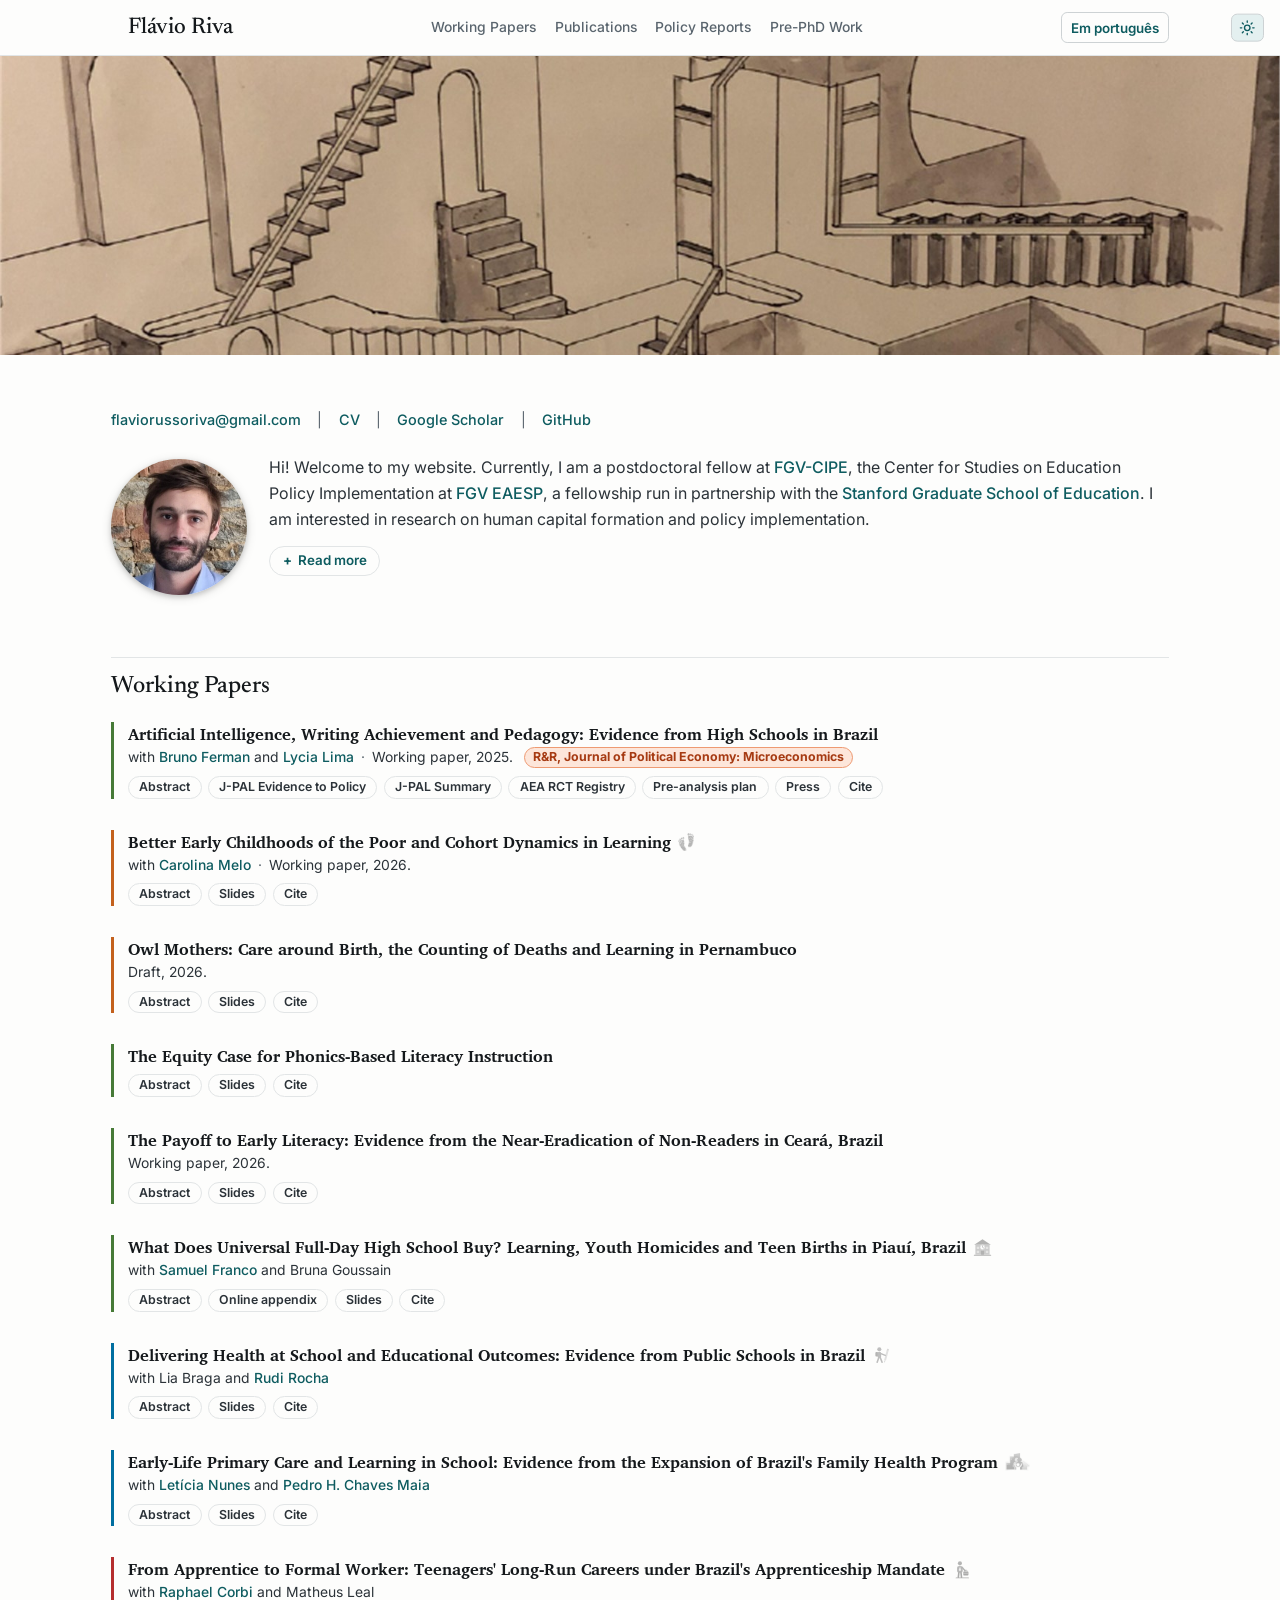
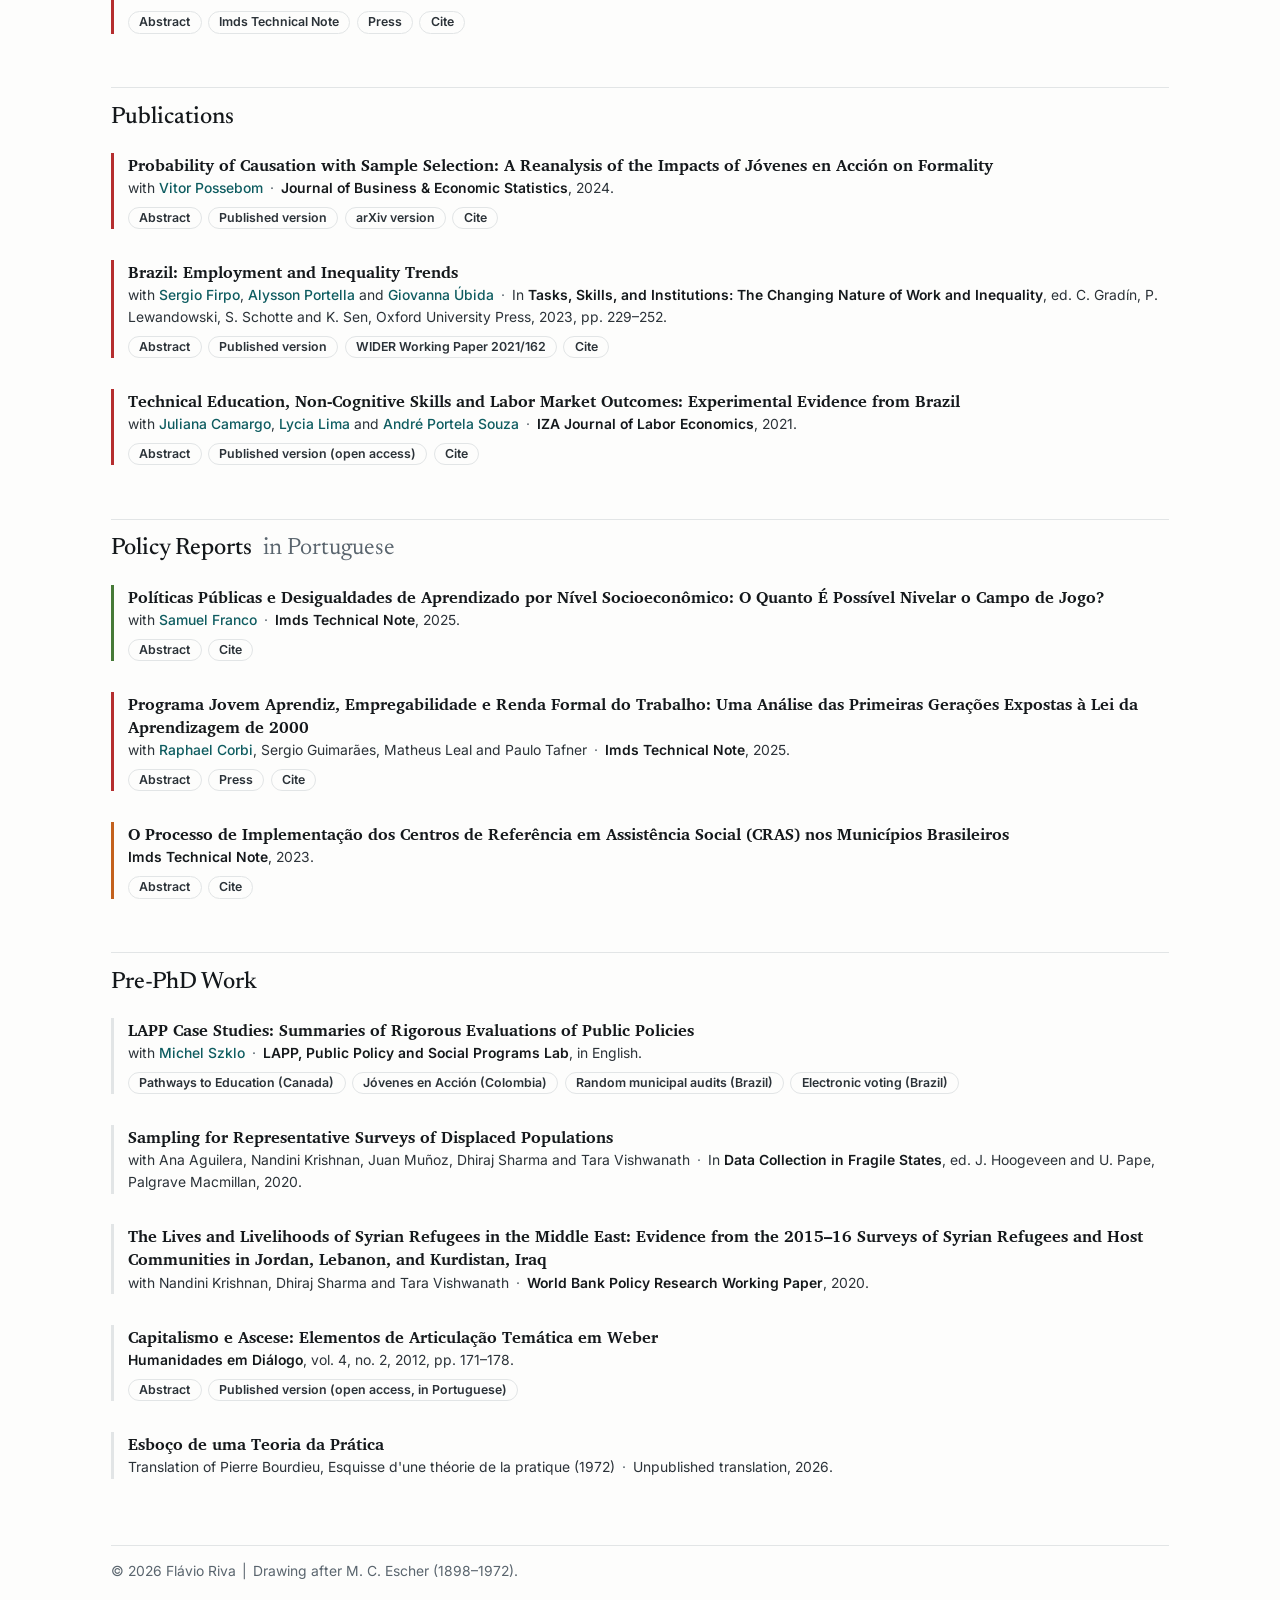
<file: index.html>
<!doctype html>
<html lang="en" data-lang="en">
<head>
<meta charset="utf-8">
<meta name="viewport" content="width=device-width, initial-scale=1">
<title>Flávio Riva</title>
<meta name="description" content="Flávio Riva is an applied economist studying how public policy shapes human capital in Brazil, from childhood to the first job.">
<link rel="icon" href="favicon.svg" type="image/svg+xml">
<link rel="preconnect" href="https://fonts.googleapis.com">
<link rel="preconnect" href="https://fonts.gstatic.com" crossorigin>
<link rel="stylesheet" href="https://fonts.googleapis.com/css2?family=Noto+Sans:wght@400;500;600;700&family=Roboto:wght@700&family=Charis+SIL:wght@400;700&family=Lato:wght@700&display=swap">
<link rel="stylesheet" href="style.css?v=20261127m">
<script>
  // Language: ?lang=pt or a saved choice; English by default.
  (function () {
    var q = new URLSearchParams(location.search).get("lang"), s = null;
    try { s = localStorage.getItem("lang"); } catch (e) {}
    var l = q === "pt" || q === "en" ? q : (s === "pt" ? "pt" : "en");
    document.documentElement.setAttribute("data-lang", l);
    document.documentElement.setAttribute("lang", l === "pt" ? "pt-BR" : "en");
  })();
  // Daylight reading is the default; ?read=default or a saved choice turns it off. Its fonts load only when it is on.
  function loadDayFonts() {
    if (document.getElementById("day-fonts")) return;
    var k = document.createElement("link");
    k.id = "day-fonts"; k.rel = "stylesheet";
    k.href = "https://fonts.googleapis.com/css2?family=Inter:wght@400;500;600&family=Newsreader:opsz,wght@6..72,400;6..72,500&display=swap";
    document.head.appendChild(k);
  }
  (function () {
    var q = new URLSearchParams(location.search).get("read"), s = null;
    try { s = localStorage.getItem("read"); } catch (e) {}
    if (q === "day" || (q !== "default" && !(q === null && s === "default"))) { document.documentElement.setAttribute("data-read", "day"); loadDayFonts(); }
  })();
</script>
</head>
<body>
<div class="wrap">

  <aside class="side">
    <div class="side-inner">
      <h1 class="name">Flávio Riva</h1>
      <p class="role"><span class="en">Postdoctoral Fellow</span><span class="pt">Pós-doutorando</span><br><a href="https://eaesp.fgv.br/centros/centro-estudos-implementacao-politicas-educacionais" target="_blank" rel="noopener">FGV-CIPE, FGV EAESP</a><br><a href="https://ed.stanford.edu" target="_blank" rel="noopener">Stanford GSE</a></p>
      <p class="role muted"><span class="en">PhD in Public Administration and Government, FGV EAESP</span><span class="pt">Doutor em Administração Pública e Governo, FGV EAESP</span></p>
      <nav class="sections" aria-label="Sections">
        <a href="#policy-reports" class="pt-first"><span class="en">Policy Reports</span><span class="pt">Notas Técnicas</span></a>
        <a href="#working-papers"><span class="en">Working Papers</span><span class="pt">Artigos em Andamento</span></a>
        <a href="#publications"><span class="en">Publications</span><span class="pt">Publicações</span></a>
        <a href="#policy-reports" class="en-last"><span class="en">Policy Reports</span><span class="pt">Notas Técnicas</span></a>
        <a href="#earlier-work"><span class="en">Pre-PhD Work</span><span class="pt">Antes do Doutorado</span></a>
        <a href="#plataforma-impacto" class="pt">Plataforma Impacto</a>
      </nav>
      <button type="button" class="lang-toggle" id="lang-toggle"><span class="en">Em português</span><span class="pt">In English</span></button>
      <button type="button" class="lang-toggle read-toggle" id="read-toggle" aria-pressed="false" title="Daylight reading / Leitura diurna"><svg viewBox="0 0 24 24" width="16" height="16" aria-hidden="true" fill="none" stroke="currentColor" stroke-width="2" stroke-linecap="round"><circle cx="12" cy="12" r="4"/><path d="M12 2v2M12 20v2M4.9 4.9l1.4 1.4M17.7 17.7l1.4 1.4M2 12h2M20 12h2M4.9 19.1l1.4-1.4M17.7 6.3l1.4-1.4"/></svg><span class="en">Daylight reading</span><span class="pt">Leitura diurna</span></button>
      <p class="updated"><span class="en">Updated November 2026</span><span class="pt">Atualizado em novembro de 2026</span></p>
    </div>
  </aside>

  <figure class="banner"><img src="escadaria.jpg" width="1736" height="2318" alt="Ink and wash drawing of interlocking staircases"></figure>

  <main class="content">

    <p class="contact">
      <a href="mailto:flaviorussoriva@gmail.com">flaviorussoriva@gmail.com</a><span class="sep">|</span>
      <a href="papers/riva_cv.pdf" target="_blank" rel="noopener">CV</a><span class="sep">|</span>
      <a href="https://scholar.google.com/citations?user=T4DZtEYAAAAJ&amp;hl=en" target="_blank" rel="noopener">Google Scholar</a><span class="sep">|</span>
      <a href="https://github.com/flavio-riva" target="_blank" rel="noopener" id="gh">GitHub</a>
    </p>

    <section class="bio" aria-label="About">
      <figure class="portrait-top"><img class="portrait" src="photo.png" width="232" height="343" alt="Flávio Riva"></figure>
      <p class="en">Hi! Welcome to my website. Currently, I am a postdoctoral fellow at <a href="https://eaesp.fgv.br/centros/centro-estudos-implementacao-politicas-educacionais" target="_blank" rel="noopener">FGV-CIPE</a>, the Center for Studies on Education Policy Implementation at <a href="https://eaesp.fgv.br" target="_blank" rel="noopener">FGV EAESP</a>, a fellowship run in partnership with the <a href="https://ed.stanford.edu" target="_blank" rel="noopener">Stanford Graduate School of Education</a>. I am interested in research on human capital formation and policy implementation.</p>
      <details class="en before"><summary>Read more</summary>
      <p>I hold a PhD in Public Administration and Government from FGV EAESP (2022), an MA and a BA in Economics from <a href="https://eesp.fgv.br" target="_blank" rel="noopener">FGV EESP</a> (2016), and a BA in Social Sciences from the <a href="https://www.usp.br" target="_blank" rel="noopener">University of São Paulo</a> (2013).</p>
      <p>From 2021 to 2026, I was a researcher at the <a href="https://imdsbrasil.org/en" target="_blank" rel="noopener">Instituto Mobilidade e Desenvolvimento Social (Imds)</a>, where I worked on <a href="https://imdsbrasil.org/plataforma-impacto/" target="_blank" rel="noopener">Plataforma Impacto</a>, a public platform of evaluated policies organized by life stage, and on monitoring and evaluation projects in several policy areas, including education, social assistance and labor market policy.</p>
      <p>Before Imds, I was a researcher at <a href="https://fgvclear.org" target="_blank" rel="noopener">FGV CLEAR</a>, the Center for Learning on Evaluation and Results for Brazil and Lusophone Africa at FGV EESP (2015–2017), and a data analyst at MGov Brasil, now Movva (2017). I was a short-term consultant for the <a href="https://www.worldbank.org/en/topic/poverty" target="_blank" rel="noopener">World Bank</a>'s Poverty and Equity Global Practice, in Washington and São Paulo.</p>
      </details>

      <p class="pt">Olá! Bem-vindo ao meu site. Atualmente, sou pós-doutorando no <a href="https://eaesp.fgv.br/centros/centro-estudos-implementacao-politicas-educacionais" target="_blank" rel="noopener">FGV-CIPE</a>, o Centro de Estudos em Implementação de Políticas Educacionais da <a href="https://eaesp.fgv.br" target="_blank" rel="noopener">FGV EAESP</a>, em parceria com a <a href="https://ed.stanford.edu" target="_blank" rel="noopener">Stanford Graduate School of Education</a>. Tenho interesse em pesquisa sobre formação de capital humano e implementação de políticas públicas.</p>
      <details class="pt before"><summary>Leia mais</summary>
      <p>Sou doutor em Administração Pública e Governo pela FGV EAESP (2022), mestre e bacharel em Economia pela <a href="https://eesp.fgv.br" target="_blank" rel="noopener">FGV EESP</a> (2016) e bacharel em Ciências Sociais pela <a href="https://www.usp.br" target="_blank" rel="noopener">Universidade de São Paulo</a> (2013).</p>
      <p>De 2021 a 2026, fui pesquisador do <a href="https://imdsbrasil.org/" target="_blank" rel="noopener">Instituto Mobilidade e Desenvolvimento Social (Imds)</a>, onde trabalhei na <a href="https://imdsbrasil.org/plataforma-impacto/" target="_blank" rel="noopener">Plataforma Impacto</a>, uma base pública de políticas avaliadas organizada por fase da vida, e em projetos de monitoramento e avaliação em diversas áreas, como educação, assistência social e políticas de mercado de trabalho.</p>
      <p>Antes do Imds, fui pesquisador do <a href="https://fgvclear.org" target="_blank" rel="noopener">FGV CLEAR</a>, o Centro de Aprendizagem em Avaliação e Resultados para o Brasil e a África Lusófona, na FGV EESP (2015–2017), e analista de dados na MGov Brasil, hoje Movva (2017). Fui consultor da Prática Global de Pobreza e Equidade do <a href="https://www.worldbank.org/pt/country/brazil" target="_blank" rel="noopener">Banco Mundial</a>, em Washington e em São Paulo.</p>
      </details>
    </section>

    <p class="legend"><span class="en">Areas:</span><span class="pt">Áreas:</span>
      <button type="button" class="k" data-area="edu" style="--c: var(--edu)"><span class="en">Education</span><span class="pt">Educação</span></button>
      <button type="button" class="k" data-area="hea" style="--c: var(--hea)"><span class="en">Health</span><span class="pt">Saúde</span></button>
      <button type="button" class="k" data-area="ec" style="--c: var(--ec)"><span class="en">Early childhood</span><span class="pt">Primeira infância</span></button>
      <button type="button" class="k" data-area="lab" style="--c: var(--lab)"><span class="en">Labor market</span><span class="pt">Mercado de trabalho</span></button>
      <button type="button" class="k" data-area="vio" style="--c: var(--vio)"><span class="en">Violence and risk</span><span class="pt">Violência e risco</span></button>
    </p>
    <div class="filterbar" id="filterbar" hidden role="status"><span class="en">Showing</span><span class="pt">Mostrando</span> <b id="filter-n"></b> <span class="en">items tagged</span><span class="pt">itens com</span> <span class="ftag" id="filter-label"></span> <button type="button" class="fclear" id="filter-clear"><span class="en">Show all</span><span class="pt">Mostrar tudo</span> ×</button></div>

    <div class="sections-flow">

    <section id="working-papers">
      <h2><span class="en">Working Papers</span><span class="pt">Artigos em Andamento</span></h2>
      <ol class="papers">
        <li class="a-edu">
          <p class="ptitle"><a href="papers/ferman_lima_riva_2025_ai_writing_pedagogy.pdf" target="_blank" rel="noopener" class="letrus">Artificial Intelligence, Writing Achievement and Pedagogy: Evidence from High Schools in Brazil</a></p>
          <p class="by"><span class="en">with</span><span class="pt">com</span> <a href="https://sites.google.com/site/brunoferman/home" target="_blank" rel="noopener">Bruno Ferman</a> <span class="en">and</span><span class="pt">e</span> <a href="https://scholar.google.com/citations?user=igTAkdwAAAAJ&amp;hl=pt-BR" target="_blank" rel="noopener">Lycia Lima</a></p>
          <p class="status"><span class="en">Working paper, 2025.</span><span class="pt">Texto para discussão, 2025.</span> <span class="badge badge-rr">R&amp;R, Journal of Political Economy: Microeconomics</span></p>
          <p class="mat"><b><span class="en">Materials:</span><span class="pt">Materiais:</span></b> <a href="https://www.povertyactionlab.org/case-study/artificial-intelligence-strengthen-high-school-students-writing-skills" target="_blank" rel="noopener">J-PAL Evidence to Policy</a><span class="sep">|</span><a href="https://www.povertyactionlab.org/evaluation/impact-artificial-intelligence-learning-brazil" target="_blank" rel="noopener">J-PAL Summary</a><span class="sep">|</span><a href="https://www.socialscienceregistry.org/trials/3729" target="_blank" rel="noopener">AEA RCT Registry</a><span class="sep">|</span><a href="papers/ferman_lima_riva_2021_awe_pre_analysis_plan.pdf" target="_blank" rel="noopener"><span class="en">Pre-analysis plan</span><span class="pt">Plano de pré-análise</span></a></p>
          <p class="media"><b><span class="en">Media coverage:</span><span class="pt">Na imprensa:</span></b> <a href="https://www.nexojornal.com.br/colunistas/2021/O-uso-de-intelig%C3%AAncia-artificial-na-prepara%C3%A7%C3%A3o-para-o-Enem" target="_blank" rel="noopener">Nexo</a><span class="sep">|</span><a href="https://valor.globo.com/empresas/noticia/2023/01/15/letrus-quer-usar-inteligencia-artificial-para-ensinar-mais-de-350-mil-alunos-a-escrever.ghtml" target="_blank" rel="noopener">Valor Econômico</a><span class="sep">|</span><a href="https://oglobo.globo.com/economia/ricardo-henriques/coluna/2024/06/ia-e-educacao-desafios-e-possibilidades.ghtml" target="_blank" rel="noopener">O Globo</a><span class="sep">|</span><a href="https://porvir.org/programa-brasileiro-ganha-premio-da-unesco-com-uso-de-inteligencia-artificial-na-educacao/" target="_blank" rel="noopener">Porvir</a></p>
          <p class="tags"><span class="t-age"><span class="en">Ages 15–29</span><span class="pt">15–29 anos</span></span><span class="t-edu"><span class="en">Technology for learning</span><span class="pt">Estrutura física e tecnológica para as aprendizagens</span></span><span class="t-edu"><span class="en">Academic achievement</span><span class="pt">Desempenho acadêmico e técnico</span></span></p>
          <div class="toggles"><button type="button" class="tg" aria-expanded="false" data-p="q"><span class="en">In short</span><span class="pt">Em resumo</span></button><button type="button" class="tg" aria-expanded="false" data-p="a"><span class="en">Abstract</span><span class="pt">Resumo completo, em inglês</span></button></div>
          <div class="panel" data-p="q" hidden><p class="blurb"><span class="en">Can a machine grade the essays so that teachers can teach the writing? In a statewide experiment in Espírito Santo, AI feedback raised scores on the essay of Brazil's high-stakes college exam, and adding human graders bought nicer comments but no extra points. The policy choice is between buying more grading and buying more teacher time, and the data point to time.</span><span class="pt">Uma máquina pode corrigir as redações para que o professor ensine a escrever? Num experimento em toda a rede do Espírito Santo, a correção por inteligência artificial elevou a nota da redação do Enem, e somar corretores humanos melhorou os comentários, mas não a nota. A escolha de política é entre comprar mais correção e comprar mais tempo do professor, e os dados apontam para o tempo.</span></p></div>
          <div class="panel" data-p="a" hidden><p class="abstract" lang="en">This paper studies educational technologies that use artificial and human intelligence to enhance writing instruction. In a large-scale experiment, providing students with an online platform to practice and enabling teachers to outsource grading and feedback tasks to artificial intelligence improved essay scores on a high-stakes exam. Adding human graders to circumvent potential limitations of this automated system improved the perceived quality of feedback, but did not affect the extent to which this enhanced educational technology improved achievement. Both technologies shifted teachers' tasks to individualized instruction, suggesting that teachers used both sets of inputs as complements to the educational inputs they provide to develop complex writing skills.</p></div>
        </li>

<li class="a-ec">
          <p class="ptitle"><a href="papers/melo_riva_2026_pim_v2.pdf" target="_blank" rel="noopener" class="pim">Better Early Childhoods of the Poor and Cohort Dynamics in Learning <img class="pim-logo" src="img/pim_feet.png" alt="" aria-hidden="true"></a></p>
          <p class="by"><span class="en">with</span><span class="pt">com</span> <a href="https://sites.google.com/view/carolinamelo/home" target="_blank" rel="noopener">Carolina Melo</a></p>
          <p class="status"><span class="en">Working paper, 2026.</span><span class="pt">Texto para discussão, 2026.</span></p>
          <p class="mat"><b><span class="en">Materials:</span><span class="pt">Materiais:</span></b> <a href="papers/melo_riva_2026_slides.pdf" target="_blank" rel="noopener"><span class="en">Slides</span><span class="pt">Slides</span></a></p>
          <p class="tags"><span class="t-age"><span class="en">Ages 0–3</span><span class="pt">0–3 anos</span></span><span class="t-ec"><span class="en">Parenting support</span><span class="pt">Apoio à parentalidade</span></span><span class="t-edu"><span class="en">Academic achievement</span><span class="pt">Desempenho acadêmico e técnico</span></span></p>
          <div class="toggles"><button type="button" class="tg" aria-expanded="false" data-p="q"><span class="en">In short</span><span class="pt">Em resumo</span></button><button type="button" class="tg" aria-expanded="false" data-p="a"><span class="en">Abstract</span><span class="pt">Resumo completo, em inglês</span></button></div>
          <div class="panel" data-p="q" hidden><p class="blurb"><span class="en">Does visiting poor families when their babies are young show up in the classroom ten years later? Rio Grande do Sul's home-visiting program, Primeira Infância Melhor, raised test scores at ages 10–11 by about 0.08 SD, most for the weakest students and for children reached in utero or as infants. Start before the cradle, not at the school gate.</span><span class="pt">Visitar famílias pobres quando os filhos são bebês aparece na sala de aula dez anos depois? O Primeira Infância Melhor, do Rio Grande do Sul, elevou as notas aos 10–11 anos em cerca de 0,08 desvio-padrão, sobretudo entre os alunos mais fracos e as crianças alcançadas ainda na gestação ou no primeiro ano de vida. A política começa antes do berço, não no portão da escola.</span></p></div>
          <div class="panel" data-p="a" hidden><p class="abstract" lang="en">This paper examines how broad support for poor families during their children's early childhood affects learning of foundational skills in middle childhood. Using the rollout of a large-scale public policy called Primeira Infância Melhor (PIM, or Better Early Childhood) and a cohort difference-in-differences approach that leverages variation in age at first exposure to the program, we show that: (i) PIM's arrival in a municipality raised Language and Mathematics standardized test scores at ages 10 to 11, at around 0.08σ for exposed cohorts; (ii) effects are large for very low performers, who shift literacy and numeracy thresholds that children are supposed to attain during middle childhood; (iii) reaching children in utero or in the first year of life generates larger effects than reaching them later.</p></div>
        </li>

<li class="a-ec">
          <p class="ptitle"><a href="papers/riva_2026_owl_mothers.pdf" target="_blank" rel="noopener">Owl Mothers: Care around Birth, the Counting of Deaths and Learning in Pernambuco</a></p>
          <p class="status"><span class="en">Draft, 2026.</span><span class="pt">Rascunho, 2026.</span></p>
          <p class="mat"><b><span class="en">Materials:</span><span class="pt">Materiais:</span></b> <a href="papers/riva_2026_owl_mothers_slides.pdf" target="_blank" rel="noopener"><span class="en">Slides</span><span class="pt">Slides</span></a></p>
          <p class="tags"><span class="t-age"><span class="en">Ages 0–3</span><span class="pt">0–3 anos</span></span><span class="t-hea"><span class="en">Maternal and child health</span><span class="pt">Atenção à saúde materno-infantil</span></span><span class="t-edu"><span class="en">Academic achievement</span><span class="pt">Desempenho acadêmico e técnico</span></span></p>
          <div class="toggles"><button type="button" class="tg" aria-expanded="false" data-p="q"><span class="en">In short</span><span class="pt">Em resumo</span></button><button type="button" class="tg" aria-expanded="false" data-p="a"><span class="en">Abstract</span><span class="pt">Resumo completo, em inglês</span></button></div>
          <div class="panel" data-p="q" hidden><p class="blurb"><span class="en">What did Pernambuco's Mãe Coruja, which follows poor women from pregnancy and pays a baby kit for seven prenatal visits, change? Children exposed before age 6 score about 0.1 SD higher at ages 10–11 and repeat less, births moved into hospitals, and infant mortality cannot be judged, because deaths started being counted exactly where the program arrived.</span><span class="pt">O que mudou o Mãe Coruja Pernambucana, que acompanha mulheres pobres desde a gestação e dá um enxoval a quem faz sete consultas de pré-natal? Crianças expostas antes dos 6 anos têm notas cerca de 0,1 desvio-padrão maiores aos 10–11 anos e repetem menos, os partos foram para o hospital, e a mortalidade infantil não pode ser avaliada, porque os óbitos passaram a ser contados justamente onde o programa chegou.</span></p></div>
          <div class="panel" data-p="a" hidden><p class="abstract" lang="en">This paper studies Mãe Coruja Pernambucana, the "owl mother" program that since 2008 has enrolled pregnant women in Pernambuco's poorest municipalities, followed them through prenatal care and delivery and their children up to age five, and given a baby kit to women who attend seven or more prenatal visits. The program reached 103 of the state's 185 municipalities in 2008–2010, selected by a rule on infant mortality. Using the design of our evaluation of Rio Grande do Sul's Primeira Infância Melhor, children exposed for one to three years score about 0.1 standard deviations higher at ages 10 to 11 and are 4.6 points less likely to have repeated a grade, but the gains do not grow with exposure. Births in hospital, four or more prenatal visits and cesarean sections rise under every comparison; seven or more visits rise by 12 points against all non-adopters but by only 2 against matched ones; health at birth barely moves. Infant mortality cannot be evaluated with these data, because the registration of deaths improved fastest exactly where the program arrived.</p></div>
        </li>

<li class="a-edu">
          <p class="ptitle"><a href="papers/riva_2026_equity_case_for_phonics.pdf" target="_blank" rel="noopener">The Equity Case for Phonics-Based Literacy Instruction</a></p>
          <p class="mat"><b><span class="en">Materials:</span><span class="pt">Materiais:</span></b> <a href="papers/riva_2026_equity_case_for_phonics_slides.pdf" target="_blank" rel="noopener"><span class="en">Slides</span><span class="pt">Slides</span></a></p>
          <p class="tags"><span class="t-age"><span class="en">Ages 6–10</span><span class="pt">6–10 anos</span></span><span class="t-edu"><span class="en">Pedagogy and school management</span><span class="pt">Processos pedagógicos e de gestão em redes escolares</span></span><span class="t-edu"><span class="en">Academic achievement</span><span class="pt">Desempenho acadêmico e técnico</span></span></p>
          <div class="toggles"><button type="button" class="tg" aria-expanded="false" data-p="q"><span class="en">In short</span><span class="pt">Em resumo</span></button><button type="button" class="tg" aria-expanded="false" data-p="a"><span class="en">Abstract</span><span class="pt">Resumo completo, em inglês</span></button></div>
          <div class="panel" data-p="q" hidden><p class="blurb"><span class="en">Revisits three randomized evaluations of phonics-based programs (South Africa, Uganda, Colombia) and Mississippi’s reform: gains reach most of the baseline distribution, boys catch up with girls, gaps by SES are unchanged.</span><span class="pt">Revisita três avaliações aleatorizadas de programas baseados em fônica (África do Sul, Uganda, Colômbia) e a reforma do Mississippi: os ganhos alcançam a maior parte da distribuição inicial, os meninos alcançam as meninas e as diferenças por nível socioeconômico não mudam.</span></p></div>
          <div class="panel" data-p="a" hidden><p class="abstract" lang="en">Children start school with unequal phonological awareness and oral language, and these skills predict who learns to read. We ask whether explicit, systematic phonics instruction narrows or widens the resulting gaps. We revisit the public data of three cluster-randomized evaluations of phonics-based programs in South Africa, Uganda and Colombia (7,400 children in 289 schools) and state-level data on Mississippi’s 2013 literacy reform. Following Muralidharan and Sundararaman (2011), we estimate effects at each percentile of baseline skills, including phonological awareness. When teachers were coached, effects were positive across most of the baseline distribution but not larger for children who started behind. Boys gained 0.17–0.18 standard deviations more than girls, narrowing the gender gap. Effects did not differ significantly by socioeconomic status. In Mississippi, every racial and income group gained, Black students most. Phonics-based instruction raises the floor; narrowing gaps requires delivery and remediation.</p></div>
        </li>

<li class="a-edu">
          <p class="ptitle"><a href="papers/riva_2026_payoff_to_early_literacy.pdf" target="_blank" rel="noopener">The Payoff to Early Literacy: Evidence from the Near-Eradication of Non-Readers in Ceará, Brazil</a></p>
          <p class="status"><span class="en">Working paper, 2026.</span><span class="pt">Texto para discussão, 2026.</span></p>
          <p class="mat"><b><span class="en">Materials:</span><span class="pt">Materiais:</span></b> <a href="papers/riva_2026_payoff_to_early_literacy_slides.pdf" target="_blank" rel="noopener"><span class="en">Slides</span><span class="pt">Slides</span></a></p>
          <p class="tags"><span class="t-age"><span class="en">Ages 6–10</span><span class="pt">6–10 anos</span></span><span class="t-edu"><span class="en">Pedagogy and school management</span><span class="pt">Processos pedagógicos e de gestão em redes escolares</span></span><span class="t-edu"><span class="en">Academic achievement</span><span class="pt">Desempenho acadêmico e técnico</span></span></p>
          <div class="toggles"><button type="button" class="tg" aria-expanded="false" data-p="q"><span class="en">In short</span><span class="pt">Em resumo</span></button><button type="button" class="tg" aria-expanded="false" data-p="a"><span class="en">Abstract</span><span class="pt">Resumo completo, em inglês</span></button></div>
          <div class="panel" data-p="q" hidden><p class="blurb"><span class="en">What is it worth to read by age seven? Ceará cut the share of second graders who could not read from half to 6% in five years. Each 10 points more fluent readers raised fifth-grade scores by about 0.06 SD, and wiping out non-readers emptied the bottom of the fifth-grade distribution. By ninth grade the gain is gone, and not because weaker students stayed in school. Early literacy is a foundation, not an inoculation.</span><span class="pt">Quanto vale ler aos sete anos? Em cinco anos, o Ceará reduziu de metade para 6% os alunos do 2º ano que não sabiam ler. Cada 10 pontos a mais de leitores fluentes elevou as notas do 5º ano em cerca de 0,06 desvio-padrão, e eliminar os não leitores esvaziou a base da distribuição no 5º ano. No 9º ano o ganho desaparece, e não porque alunos mais fracos permaneceram na escola. Alfabetizar na idade certa é alicerce, não vacina.</span></p></div>
          <div class="panel" data-p="a" hidden><p class="abstract" lang="en">Between 2007 and 2012 the Brazilian state of Ceará cut the share of second graders who could not read from one half to 6%. We link each municipality's measured second-grade literacy to the same cohort's fifth- and ninth-grade national test scores. Using untreated ninth-grade cohorts in the same municipality and year as a comparison group, we find that 10 percentage points more fully literate second graders raise fifth-grade Portuguese by 0.06 standard deviations and mathematics by 0.07. Eliminating non-readers shrinks the low-achieving tail but leaves mean scores unchanged. The gains fade by ninth grade, and selective dropout does not explain the fade-out.</p></div>
        </li>

<li class="a-edu">
          <p class="ptitle"><a href="papers/franco_goussain_riva_2026_universal_full_day_high_school.pdf" target="_blank" rel="noopener" class="emti">What Does Universal Full-Day High School Buy? Learning, Youth Homicides and Teen Births in Piauí, Brazil <img class="prog-logo" src="img/emti_school.svg" alt="" aria-hidden="true"></a></p>
          <p class="by"><span class="en">with</span><span class="pt">com</span> <a href="https://br.linkedin.com/in/samuel-franco-1108a021" target="_blank" rel="noopener">Samuel Franco</a> <span class="en">and</span><span class="pt">e</span> Bruna Goussain</p>
          <p class="mat"><b><span class="en">Materials:</span><span class="pt">Materiais:</span></b> <a href="papers/franco_goussain_riva_2026_online_appendix.pdf" target="_blank" rel="noopener"><span class="en">Online appendix</span><span class="pt">Apêndice online</span></a><span class="sep">|</span><a href="papers/franco_goussain_riva_2026_slides.pdf" target="_blank" rel="noopener">Slides</a></p>
          <p class="tags"><span class="t-age"><span class="en">Ages 15–29</span><span class="pt">15–29 anos</span></span><span class="t-edu"><span class="en">Pedagogy and school management</span><span class="pt">Processos pedagógicos e de gestão em redes escolares</span></span><span class="t-vio"><span class="en">Risk behavior</span><span class="pt">Comportamento de risco</span></span></p>
          <div class="toggles"><button type="button" class="tg" aria-expanded="false" data-p="q"><span class="en">In short</span><span class="pt">Em resumo</span></button><button type="button" class="tg" aria-expanded="false" data-p="a"><span class="en">Abstract</span><span class="pt">Resumo completo, em inglês</span></button></div>
          <div class="panel" data-p="q" hidden><p class="blurb"><span class="en">What does a state buy when it keeps every high school student in school for eight hours a day? In Piauí, learning gains grew to 0.10 SD after three years, half of what the earlier selective schools suggested, with no fall in youth homicides or teen births. Gains are similar across sex, race and family income, but converted schools serve fewer older and night students. Each real spent returns 12 to 55 centavos of lifetime earnings, about what youth job training delivers.</span><span class="pt">O que um estado compra ao manter todos os alunos do ensino médio na escola oito horas por dia? No Piauí, o ganho de aprendizagem chegou a 0,10 desvio-padrão em três anos, metade do que as escolas seletivas da fase anterior sugeriam, sem queda nos homicídios de jovens nem na gravidez na adolescência. Os ganhos são parecidos por sexo, cor e renda, mas as escolas convertidas passam a atender menos alunos mais velhos e do noturno. Cada real gasto rende de 12 a 55 centavos de renda ao longo da vida, perto do que entregam os programas de qualificação de jovens.</span></p></div>
          <div class="panel" data-p="a" hidden><p class="abstract" lang="en">Between 2023 and 2025, the Brazilian state of Piauí moved every state high school to an eight-hour school day. We use the staggered timing of school conversions to estimate its effects. Learning gains grew with exposure, from 0.02 standard deviations after one year to 0.10 after three, when the first converted cohort finished high school. Dropout and pass rates did not change, and converted schools neither pushed students out nor attracted better-prepared ones. Gains were larger in schools serving more advantaged students. They are also half the size of those from the state's earlier, selective phase, which suggests that selective rollouts overstate what universal ones deliver. Youth homicides did not fall, and teen births did not change. Each real of net public spending buys 12 to 55 centavos of after-tax lifetime earnings, close to youth job training and below most college aid programs.</p></div>
        </li>

<li class="a-hea">
          <p class="ptitle"><a href="papers/braga_riva_rocha_2026_delivering_health_at_school.pdf" target="_blank" rel="noopener" class="pse">Delivering Health at School and Educational Outcomes: Evidence from Public Schools in Brazil <img class="prog-logo" src="img/pse_kid.svg" alt="" aria-hidden="true"></a></p>
          <p class="by"><span class="en">with</span><span class="pt">com</span> Lia Braga <span class="en">and</span><span class="pt">e</span> <a href="https://www.rudirocha.org/" target="_blank" rel="noopener">Rudi Rocha</a></p>
          <p class="mat"><b><span class="en">Materials:</span><span class="pt">Materiais:</span></b> <a href="papers/braga_riva_rocha_2026_delivering_health_at_school_slides.pdf" target="_blank" rel="noopener"><span class="en">Slides</span><span class="pt">Slides</span></a></p>
          <p class="tags"><span class="t-age"><span class="en">Ages 6–10</span><span class="pt">6–10 anos</span></span><span class="t-hea"><span class="en">Health in communities and schools</span><span class="pt">Saúde nas comunidades e na escola</span></span><span class="t-edu"><span class="en">School flow and retention</span><span class="pt">Fluxo, frequência e retenção escolar</span></span></p>
          <div class="toggles"><button type="button" class="tg" aria-expanded="false" data-p="q"><span class="en">In short</span><span class="pt">Em resumo</span></button><button type="button" class="tg" aria-expanded="false" data-p="a"><span class="en">Abstract</span><span class="pt">Resumo completo, em inglês</span></button></div>
          <div class="panel" data-p="q" hidden><p class="blurb"><span class="en">What happens when the Family Health team walks into the primary school? When Brazilian municipalities joined the Health at School Program, dropout in grades 1–5 fell by 0.9 percentage point, two-fifths of the counterfactual, more so in vulnerable places, while test scores did not move. For policy, health at school works as a way to keep children in school, not to make them learn more.</span><span class="pt">O que acontece quando a equipe de Saúde da Família entra na escola? Nos municípios que aderiram ao Programa Saúde na Escola, o abandono do 1º ao 5º ano caiu 0,9 ponto percentual, dois quintos do contrafactual, mais nos lugares mais vulneráveis, e a proficiência não mudou. Para a política pública, saúde na escola funciona como instrumento de permanência, não de aprendizagem.</span></p></div>
          <div class="panel" data-p="a" hidden><p class="abstract" lang="en">This paper investigates the educational impacts of a policy-driven change in health services, ranging from anthropometric measurement, ophthalmological screening and referrals to specialized care to coordinated efforts to identify and fight endemic diseases, available to public school students in Brazil. Using imputation event studies on a panel of all Brazilian municipalities from 2007 to 2017, we find that adoption raised the share of public-school students covered by the program by 71 percentage points and reduced dropout in grades 1–5 by 0.89 percentage point (40% of the counterfactual mean) and evasion in grades 6–9 by 0.46 point. We find no gain in test scores and no effect in high school, which the program did not target. Effects are larger in more vulnerable municipalities and schools, and the gradient lines up with the control of endemic diseases rather than with screening services.</p></div>
        </li>

        <li class="a-hea">
          <p class="ptitle"><a href="papers/nunes_maia_riva_2026_early_life_primary_care.pdf" target="_blank" rel="noopener" class="fhp">Early-Life Primary Care and Learning in School: Evidence from the Expansion of Brazil's Family Health Program <img class="prog-logo" src="img/fhp_logo.png" alt="" aria-hidden="true"></a></p>
          <p class="by"><span class="en">with</span><span class="pt">com</span> <a href="https://www.leticianunes.com/" target="_blank" rel="noopener">Letícia Nunes</a> <span class="en">and</span><span class="pt">e</span> <a href="https://sites.google.com/view/phchavesmaia/home" target="_blank" rel="noopener">Pedro H. Chaves Maia</a></p>
          <p class="mat"><b><span class="en">Materials:</span><span class="pt">Materiais:</span></b> <a href="papers/nunes_maia_riva_2026_early_life_primary_care_slides.pdf" target="_blank" rel="noopener"><span class="en">Slides</span><span class="pt">Slides</span></a></p>
          <p class="tags"><span class="t-age"><span class="en">Ages 0–3</span><span class="pt">0–3 anos</span></span><span class="t-hea"><span class="en">Maternal and child health</span><span class="pt">Atenção à saúde materno-infantil</span></span><span class="t-edu"><span class="en">Academic achievement</span><span class="pt">Desempenho acadêmico e técnico</span></span></p>
          <div class="toggles"><button type="button" class="tg" aria-expanded="false" data-p="q"><span class="en">In short</span><span class="pt">Em resumo</span></button><button type="button" class="tg" aria-expanded="false" data-p="a"><span class="en">Abstract</span><span class="pt">Resumo completo, em inglês</span></button></div>
          <div class="panel" data-p="q" hidden><p class="blurb"><span class="en">Does a health worker at the door in early childhood make a better student in fifth grade? Following how Brazil's Family Health Program spread across municipalities from the mid-1990s, we find that early access to primary care raised learning in fifth grade. Universal health coverage is also an education policy.</span><span class="pt">Um agente de saúde batendo à porta na primeira infância forma um aluno melhor no 5º ano? Acompanhando a expansão do Programa Saúde da Família pelos municípios desde meados dos anos 1990, encontramos que o acesso precoce à atenção primária aumentou a aprendizagem no 5º ano. Cobertura universal de saúde também é política educacional.</span></p></div>
          <div class="panel" data-p="a" hidden><p class="abstract" lang="en">We study the effects of early access to primary health care on a rich set of measures of learning and schooling in middle childhood and adolescence, leveraging the expansion of Brazil's national community-based health program from the mid-1990s to the mid-2000s. Using the staggered rollout across the country's municipalities within a cohort difference-in-differences framework, we find that early access increased learning in 5th grade. Overall, the variation we explore to identify causal effects is directly relevant to assessing the benefits of expanding universal health coverage for aggregate human capital accumulation in educational systems.</p></div>
        </li>

<li class="a-lab">
          <p class="ptitle"><a href="papers/corbi_leal_riva_2026_from_apprentice_to_formal_worker.pdf" target="_blank" rel="noopener">From Apprentice to Formal Worker: Teenagers' Long-Run Careers under Brazil's Apprenticeship Mandate <img class="prog-logo" src="img/ja_apprentice.svg" alt="" aria-hidden="true"></a></p>
          <p class="by"><span class="en">with</span><span class="pt">com</span> <a href="https://sites.google.com/site/raphaelcorbi/" target="_blank" rel="noopener">Raphael Corbi</a> <span class="en">and</span><span class="pt">e</span> Matheus Leal</p>
          <p class="mat"><b><span class="en">Materials:</span><span class="pt">Materiais:</span></b> <a class="en" href="https://imdsbrasil.org/en/publicacao/jovem-aprendiz-program-employability-and-formal-labor-income-an-analysis-of-the-first-generations-exposed-to-the-apprenticeship-law-of-2000/" target="_blank" rel="noopener">Imds Technical Note</a><a class="pt" href="https://imdsbrasil.org/publicacao/programa-jovem-aprendiz-empregabilidade-e-renda-formal-do-trabalho-uma-analise-das-primeiras-geracoes-expostas-a-lei-da-aprendizagem-de-2000/" target="_blank" rel="noopener">Nota Técnica Imds</a></p>
          <p class="media"><b><span class="en">Media coverage:</span><span class="pt">Na imprensa:</span></b> <a href="https://valor.globo.com/brasil/noticia/2025/09/08/subaproveitado-jovem-aprendiz-melhora-renda.ghtml" target="_blank" rel="noopener">Valor Econômico</a></p>
          <p class="tags"><span class="t-age"><span class="en">Ages 15–29</span><span class="pt">15–29 anos</span></span><span class="t-lab"><span class="en">Active labor market policies</span><span class="pt">Políticas ativas de trabalho</span></span><span class="t-lab"><span class="en">Labor market</span><span class="pt">Mercado de trabalho</span></span></p>
          <div class="toggles"><button type="button" class="tg" aria-expanded="false" data-p="q"><span class="en">In short</span><span class="pt">Em resumo</span></button><button type="button" class="tg" aria-expanded="false" data-p="a"><span class="en">Abstract</span><span class="pt">Resumo completo, em inglês</span></button></div>
          <div class="panel" data-p="q" hidden><p class="blurb"><span class="en">Is a teenage apprenticeship a door into formal work, or just cheap labor? After Brazil's 2000 apprenticeship mandate turned apprenticeships into the main first formal job at ages 15–17, an extra apprenticeship raised formal earnings at ages 25–29 by about a third of the pre-reform mean. The mandate looks less like a subsidy to firms and more like a stepping stone for workers.</span><span class="pt">Ser jovem aprendiz abre a porta do emprego formal ou é só mão de obra barata? Depois que a Lei da Aprendizagem de 2000 fez da aprendizagem o principal primeiro emprego formal aos 15–17 anos, cada contrato a mais elevou a renda formal aos 25–29 anos em cerca de um terço da média anterior à reforma. A cota parece menos um subsídio às empresas e mais um degrau para os trabalhadores.</span></p></div>
          <div class="panel" data-p="a" hidden><p class="abstract" lang="en">In December 2000, Brazil turned a dormant apprenticeship system into a mass entry route into formal employment for teenagers: within five years, apprenticeships went from 13.9% to 80.5% of first formal jobs under fixed-term contracts at ages 15–17. We follow the affected cohorts in linked employer–employee records until age 30. Comparing cohorts before and after the reform in microregions where take-up expanded a lot and a little, we find that an additional apprenticeship increased the share of time spent in formal employment at ages 25–29 by 0.131, almost entirely in open-ended jobs, and monthly formal earnings at those ages by 330.2 BRL, about a third of the pre-reform mean. The employment effect survives state-by-cohort fixed effects but not the most conservative heterogeneity-robust estimator, which instead finds a precisely estimated gain in earnings; effects on accumulated formal experience are positive but imprecise. We find no robust effects on hourly wages or schooling, and the gains concentrate among entrants with more than primary schooling. A second design, based on the age-18 eligibility limit, reaches similar conclusions in the late twenties once we net out the pre-program difference between 17- and 18-year-old entrants.</p></div>
        </li>
      </ol>
    </section>

    <section id="publications">
      <h2><span class="en">Publications</span><span class="pt">Publicações</span></h2>
      <ol class="papers">
        <li class="a-lab">
          <p class="ptitle"><a href="https://www.tandfonline.com/doi/abs/10.1080/07350015.2024.2388639" target="_blank" rel="noopener">Probability of Causation with Sample Selection: A Reanalysis of the Impacts of Jóvenes en Acción on Formality</a></p>
          <p class="by"><span class="en">with</span><span class="pt">com</span> <a href="https://sites.google.com/site/vitorapossebom/" target="_blank" rel="noopener">Vitor Possebom</a></p>
          <p class="status"><span class="venue">Journal of Business &amp; Economic Statistics</span>, 2024.</p>
          <p class="mat"><b><span class="en">Materials:</span><span class="pt">Materiais:</span></b> <a href="https://www.tandfonline.com/doi/abs/10.1080/07350015.2024.2388639" target="_blank" rel="noopener"><span class="en">Published version</span><span class="pt">Versão publicada</span></a><span class="sep">|</span><a href="https://arxiv.org/abs/2210.01938" target="_blank" rel="noopener"><span class="en">arXiv version</span><span class="pt">Versão no arXiv</span></a></p>
          <p class="tags"><span class="t-age"><span class="en">Ages 15–29</span><span class="pt">15–29 anos</span></span><span class="t-lab"><span class="en">Active labor market policies</span><span class="pt">Políticas ativas de trabalho</span></span><span class="t-lab"><span class="en">Labor market</span><span class="pt">Mercado de trabalho</span></span></p>
          <div class="toggles"><button type="button" class="tg" aria-expanded="false" data-p="q"><span class="en">In short</span><span class="pt">Em resumo</span></button><button type="button" class="tg" aria-expanded="false" data-p="a"><span class="en">Abstract</span><span class="pt">Resumo completo, em inglês</span></button></div>
          <div class="panel" data-p="q" hidden><p class="blurb"><span class="en">How many people found formal jobs because of a training program, and not in spite of it? With sample selection the honest answer is a range: among always-employed women in Colombia's Jóvenes en Acción, between 10.2% and 13.4% moved to formal work because of the program. Evaluations that report a single number may be claiming more than the data know.</span><span class="pt">Quantas pessoas conseguiram um emprego formal por causa de um programa de qualificação, e não apesar dele? Com seleção amostral, a resposta honesta é um intervalo: entre as mulheres sempre empregadas do Jóvenes en Acción, na Colômbia, de 10,2% a 13,4% passaram ao emprego formal por causa do programa. Avaliações que reportam um único número podem estar afirmando mais do que os dados sabem.</span></p></div>
          <div class="panel" data-p="a" hidden><p class="abstract"><span class="en">A paper on partial identification. When outcomes are observed only for a selected sample, the data cannot pin down the probability of causation (the share of people whose outcome was caused by a program), but they can bound it. We derive sharp bounds for individuals who are always observed, under three increasingly restrictive sets of assumptions. Among always-employed women in Colombia's Jóvenes en Acción, between 10.2% and 13.4% moved to the formal labor market because of the program, although the 90% confidence region does not rule out a lower bound of zero.</span><span class="pt">Um artigo sobre identificação parcial. Quando os resultados só são observados para uma amostra selecionada, os dados não determinam a probabilidade de causalidade (a parcela de pessoas cujo resultado foi causado por um programa), mas permitem delimitá-la. Derivamos limites estreitos para os indivíduos sempre observados, sob três conjuntos de hipóteses cada vez mais restritivos. Entre as mulheres sempre empregadas do Jóvenes en Acción, na Colômbia, de 10,2% a 13,4% passaram ao mercado de trabalho formal por causa do programa, embora a região de confiança de 90% não descarte um limite inferior igual a zero.</span></p></div>
        </li>
        <li class="a-lab">
          <p class="ptitle"><a href="https://academic.oup.com/book/46710/chapter/410470836" target="_blank" rel="noopener">Brazil: Employment and Inequality Trends</a></p>
          <p class="by"><span class="en">with</span><span class="pt">com</span> <a href="https://www.insper.edu.br/en/docentes/sergio-pinheiro-firpo" target="_blank" rel="noopener">Sergio Firpo</a>, <a href="https://sites.google.com/view/alyssonportella" target="_blank" rel="noopener">Alysson Portella</a> <span class="en">and</span><span class="pt">e</span> <a href="https://www.giovannaubida.com" target="_blank" rel="noopener">Giovanna Úbida</a></p>
          <p class="status"><span class="en">In</span><span class="pt">Em</span> <span class="venue">Tasks, Skills, and Institutions: The Changing Nature of Work and Inequality</span>, ed. C. Gradín, P. Lewandowski, S. Schotte and K. Sen, Oxford University Press, 2023, pp. 229–252.</p>
          <p class="mat"><b><span class="en">Materials:</span><span class="pt">Materiais:</span></b> <a href="https://academic.oup.com/book/46710/chapter/410470836" target="_blank" rel="noopener"><span class="en">Published version</span><span class="pt">Versão publicada</span></a><span class="sep">|</span><a href="https://www.wider.unu.edu/publication/changing-nature-work-and-inequality-brazil-2003%E2%80%9319" target="_blank" rel="noopener"><span class="en">WIDER Working Paper 2021/162</span><span class="pt">WIDER Working Paper 2021/162</span></a></p>
          <div class="toggles"><button type="button" class="tg" aria-expanded="false" data-p="a"><span class="en">Abstract</span><span class="pt">Resumo</span></button></div>
          <div class="panel" data-p="a" hidden><p class="abstract"><span class="en">We use different sources of data on the task content of jobs to study how occupations, and the intensity of routine tasks embodied in them, explain changes in employment and earnings in Brazil. We find some evidence of polarization in earnings, but not in employment. Changes in the earnings structure explain most of the fall in inequality between 2003 and 2012, while changes in composition dominate its rise between 2012 and 2019; both are driven by education and its returns. The contribution of routine-task content to inequality is, in general, small.</span><span class="pt">Usamos diferentes fontes de dados sobre o conteúdo de tarefas das ocupações para estudar como as ocupações, e a intensidade de tarefas rotineiras nelas embutida, explicam as mudanças no emprego e nos rendimentos no Brasil. Encontramos alguma evidência de polarização nos rendimentos, mas não no emprego. Mudanças na estrutura de rendimentos explicam a maior parte da queda da desigualdade entre 2003 e 2012, enquanto mudanças de composição dominam sua alta entre 2012 e 2019; ambas são guiadas pela escolaridade e seus retornos. A contribuição do conteúdo rotineiro das tarefas para a desigualdade é, em geral, pequena.</span></p></div>
        </li>
        <li class="a-lab">
          <p class="ptitle"><a href="https://sciendo.com/article/10.2478/izajole-2021-0002" target="_blank" rel="noopener">Technical Education, Non-Cognitive Skills and Labor Market Outcomes: Experimental Evidence from Brazil</a></p>
          <p class="by"><span class="en">with</span><span class="pt">com</span> <a href="https://ri.fgv.br/en/pessoas/juliana-camargo" target="_blank" rel="noopener">Juliana Camargo</a>, <a href="https://scholar.google.com/citations?user=igTAkdwAAAAJ&amp;hl=pt-BR" target="_blank" rel="noopener">Lycia Lima</a> <span class="en">and</span><span class="pt">e</span> <a href="https://scholar.google.com/citations?user=L1kuoWMAAAAJ&amp;hl=pt-BR" target="_blank" rel="noopener">André Portela Souza</a></p>
          <p class="status"><span class="venue">IZA Journal of Labor Economics</span>, 2021.</p>
          <p class="mat"><b><span class="en">Materials:</span><span class="pt">Materiais:</span></b> <a href="https://sciendo.com/article/10.2478/izajole-2021-0002" target="_blank" rel="noopener"><span class="en">Published version (open access)</span><span class="pt">Versão publicada (acesso aberto)</span></a></p>
          <p class="tags"><span class="t-age"><span class="en">Ages 15–29</span><span class="pt">15–29 anos</span></span><span class="t-lab"><span class="en">Active labor market policies</span><span class="pt">Políticas ativas de trabalho</span></span><span class="t-lab"><span class="en">Labor market</span><span class="pt">Mercado de trabalho</span></span></p>
          <div class="toggles"><button type="button" class="tg" aria-expanded="false" data-p="q"><span class="en">In short</span><span class="pt">Em resumo</span></button><button type="button" class="tg" aria-expanded="false" data-p="a"><span class="en">Abstract</span><span class="pt">Resumo completo, em inglês</span></button></div>
          <div class="panel" data-p="q" hidden><p class="blurb"><span class="en">Do free technical courses for public high school students pay off in the labor market? In a waiting-list experiment in Santa Catarina, women gained 21 points in employment, more than 50% in earnings and large gains in non-cognitive skills, while men gained nothing. A program that works for half of its participants is easy to misread as one that works for no one.</span><span class="pt">Cursos técnicos gratuitos para alunos da escola pública compensam no mercado de trabalho? Num experimento com lista de espera em Santa Catarina, as mulheres ganharam 21 pontos de emprego, mais de 50% de renda e muito em habilidades socioemocionais, e os homens nada. Um programa que funciona para metade dos participantes é fácil de confundir com um que não funciona para ninguém.</span></p></div>
          <div class="panel" data-p="a" hidden><p class="abstract"><span class="en">A waiting-list randomized trial in four municipalities of Santa Catarina evaluates scholarships for free technical and vocational courses offered to current and former public high school students. Two years after the courses ended, women offered a place were 21 percentage points (about 33%) more likely to be employed, earned over 50% more and scored 0.5 &sigma; higher on non-cognitive skills; men saw no effects.</span><span class="pt">Um experimento aleatorizado com lista de espera, em quatro municípios de Santa Catarina, avalia bolsas para cursos técnicos e profissionalizantes gratuitos oferecidas a alunos e ex-alunos do ensino médio público. Dois anos após o fim dos cursos, as mulheres sorteadas tinham 21 pontos percentuais (cerca de 33%) mais chance de estar empregadas, renda mais de 50% maior e 0,5 &sigma; a mais em habilidades socioemocionais; entre os homens, não houve efeitos.</span></p></div>
        </li>
      </ol>
    </section>

    <section id="policy-reports">
      <h2><span class="en">Policy Reports</span><span class="pt">Notas Técnicas</span> <span class="h2note"><span class="en">in Portuguese</span><span class="pt">Imds, versões finais</span></span></h2>
      <ol class="papers">
        <li class="a-edu">
          <p class="ptitle"><a href="https://imdsbrasil.org/publicacao/politicas-publicas-e-desigualdades-de-aprendizado-por-nivel-socioeconomico-o-quanto-e-possivel-nivelar-o-campo-de-jogo/" target="_blank" rel="noopener">Políticas Públicas e Desigualdades de Aprendizado por Nível Socioeconômico: O Quanto É Possível Nivelar o Campo de Jogo?</a></p>
          <p class="by"><span class="en">with</span><span class="pt">com</span> <a href="https://br.linkedin.com/in/samuel-franco-1108a021" target="_blank" rel="noopener">Samuel Franco</a></p>
          <p class="status"><span class="venue"><span class="en">Imds Technical Note</span><span class="pt">Nota Técnica Imds</span></span>, 2025.</p>
          <div class="toggles"><button type="button" class="tg" aria-expanded="false" data-p="a"><span class="en">Abstract</span><span class="pt">Resumo</span></button></div>
          <div class="panel" data-p="a" hidden><p class="abstract"><span class="en">This technical note analyzes socioeconomic differences in Portuguese language learning among public school students in Brazil, combining SAEB microdata for the 5th year of elementary school with the socioeconomic index of their schools, from 2009 to 2023. In 2023, only 3 out of every 10 students in the bottom tenth of the index reached the adequate level, compared to 8 out of 10 in the top tenth. Between 2009 and 2023, all tenths improved by similar amounts, so socioeconomic differences in learning are similar to those of 2009. Ceará is the exception: between 2009 and 2015, as students exposed to the state's literacy policies reached the SAEB, the tenths of the index converged, while inequalities deepened in the other Northeastern states.</span><span class="pt">Esta nota técnica analisa as diferenças socioeconômicas no aprendizado de Língua Portuguesa entre estudantes de escolas públicas no Brasil, combinando os microdados do SAEB para o 5º ano do ensino fundamental com o índice socioeconômico das escolas, de 2009 a 2023. Em 2023, apenas 3 em cada 10 estudantes do décimo mais baixo do índice atingiram o nível adequado, contra 8 em cada 10 no décimo mais alto. Entre 2009 e 2023, todos os décimos avançaram em ritmo semelhante, e as diferenças socioeconômicas no aprendizado são hoje parecidas com as de 2009. O Ceará é a exceção: entre 2009 e 2015, quando chegaram ao SAEB os estudantes expostos às políticas estaduais de alfabetização, os décimos do índice convergiram, enquanto as desigualdades se aprofundaram nos demais estados do Nordeste.</span></p></div>
        </li>
        <li class="a-lab">
          <p class="ptitle"><a class="pt" href="https://imdsbrasil.org/publicacao/programa-jovem-aprendiz-empregabilidade-e-renda-formal-do-trabalho-uma-analise-das-primeiras-geracoes-expostas-a-lei-da-aprendizagem-de-2000/" target="_blank" rel="noopener">Programa Jovem Aprendiz, Empregabilidade e Renda Formal do Trabalho: Uma Análise das Primeiras Gerações Expostas à Lei da Aprendizagem de 2000</a><a class="en" href="https://imdsbrasil.org/en/publicacao/jovem-aprendiz-program-employability-and-formal-labor-income-an-analysis-of-the-first-generations-exposed-to-the-apprenticeship-law-of-2000/" target="_blank" rel="noopener">Programa Jovem Aprendiz, Empregabilidade e Renda Formal do Trabalho: Uma Análise das Primeiras Gerações Expostas à Lei da Aprendizagem de 2000</a></p>
          <p class="by"><span class="en">with</span><span class="pt">com</span> <a href="https://sites.google.com/site/raphaelcorbi/" target="_blank" rel="noopener">Raphael Corbi</a>, Sergio Guimarães, Matheus Leal <span class="en">and</span><span class="pt">e</span> Paulo Tafner</p>
          <p class="status"><span class="venue"><span class="en">Imds Technical Note</span><span class="pt">Nota Técnica Imds</span></span>, 2025.</p>
          <p class="media"><b><span class="en">Media coverage:</span><span class="pt">Na imprensa:</span></b> <a href="https://valor.globo.com/brasil/noticia/2025/09/08/subaproveitado-jovem-aprendiz-melhora-renda.ghtml" target="_blank" rel="noopener">Valor Econômico</a></p>
          <div class="toggles"><button type="button" class="tg" aria-expanded="false" data-p="a"><span class="en">Abstract</span><span class="pt">Resumo</span></button></div>
          <div class="panel" data-p="a" hidden><p class="abstract"><span class="en">The Apprenticeship Law (Law 10.097/2000), which created the Jovem Aprendiz Program, set up a specific hiring regime and minimum quotas for apprentices: from 2001 to 2005, the number of employed apprentices grew more than tenfold. This technical note uses this variation and its heterogeneity across Brazil to study the long-run effects of the program on employability and income, with a difference-in-differences approach that compares people born between 1985 and 1988, who started their careers under the new law, with those born between 1982 and 1984, across microregions with different levels of exposure. Individuals from the more recent cohorts in high-take-up microregions had a higher probability of formal employment and higher income throughout the 2010s, when they were 25 to 29 years old.</span><span class="pt">A Lei da Aprendizagem (Lei 10.097/2000), que criou o Programa Jovem Aprendiz, estabeleceu um regime específico de contratação e cotas mínimas para aprendizes: de 2001 a 2005, o número de aprendizes empregados cresceu mais de 10 vezes. Esta nota técnica explora essa variação e sua heterogeneidade no território brasileiro para investigar os efeitos de longo prazo do programa sobre empregabilidade e renda, com uma abordagem de diferenças-em-diferenças que compara os nascidos entre 1985 e 1988, que iniciaram suas carreiras sob a nova lei, com os nascidos entre 1982 e 1984, em microrregiões com diferentes níveis de exposição. Os indivíduos das coortes mais recentes, em microrregiões de alta adesão, apresentaram maior probabilidade de emprego formal e maior renda ao longo da década de 2010, quando tinham de 25 a 29 anos.</span></p></div>
        </li>
        <li class="a-ec">
          <p class="ptitle"><a href="https://imdsbrasil.org/publicacao/o-processo-de-implementacao-dos-centros-de-referencia-em-assistencia-social-cras-nos-municipios-brasileiros/" target="_blank" rel="noopener">O Processo de Implementação dos Centros de Referência em Assistência Social (CRAS) nos Municípios Brasileiros</a></p>
          <p class="status"><span class="venue"><span class="en">Imds Technical Note</span><span class="pt">Nota Técnica Imds</span></span>, 2023.</p>
          <div class="toggles"><button type="button" class="tg" aria-expanded="false" data-p="a"><span class="en">Abstract</span><span class="pt">Resumo</span></button></div>
          <div class="panel" data-p="a" hidden><p class="abstract"><span class="en">This technical note contributes to characterizing the expansion of basic social protection in Brazil by studying the implementation of one of its main facilities, the Social Assistance Reference Centers (CRAS). Using data from the SUAS Census from 2007 to 2022 and the 2000 Demographic Census, it describes how CRAS were rolled out over time and space and identifies the characteristics of municipalities that adopted them more or less quickly.</span><span class="pt">Esta nota técnica contribui para a caracterização da expansão da proteção social básica no Brasil, por meio do estudo da implementação de um de seus principais equipamentos: os Centros de Referência da Assistência Social (CRAS). Com dados do Censo SUAS de 2007 a 2022 e do Censo Demográfico de 2000, descreve o processo de implantação dos CRAS no tempo e no espaço e identifica características dos municípios que adotaram os equipamentos de maneira mais ou menos célere.</span></p></div>
        </li>
      </ol>
    </section>

    <section id="earlier-work">
      <h2><span class="en">Pre-PhD Work</span><span class="pt">Antes do Doutorado</span></h2>
      <ol class="papers">
        <li>
          <p class="ptitle"><span class="nolink"><span class="en">LAPP Case Studies: Summaries of Rigorous Evaluations of Public Policies</span><span class="pt">Estudos de Caso do LAPP: Resumos de Avaliações Rigorosas de Políticas Públicas</span></span></p>
          <p class="by"><span class="en">with</span><span class="pt">com</span> <a href="https://www.michelszklo.com/" target="_blank" rel="noopener">Michel Szklo</a></p>
          <p class="status"><span class="venue">LAPP, Public Policy and Social Programs Lab</span><span class="en">, in English.</span><span class="pt">, em inglês.</span></p>
          <p class="mat"><b><span class="en">Materials:</span><span class="pt">Materiais:</span></b> <a href="papers/lapp_case_pathways_to_education.pdf" target="_blank" rel="noopener"><span class="en">Pathways to Education (Canada)</span><span class="pt">Pathways to Education (Canadá)</span></a><span class="sep">|</span><a href="papers/lapp_case_jovenes_en_accion.pdf" target="_blank" rel="noopener"><span class="en">Jóvenes en Acción (Colombia)</span><span class="pt">Jóvenes en Acción (Colômbia)</span></a><span class="sep">|</span><a href="papers/lapp_case_cgu_random_audits.pdf" target="_blank" rel="noopener"><span class="en">Random municipal audits (Brazil)</span><span class="pt">Fiscalização por sorteios públicos (Brasil)</span></a><span class="sep">|</span><a href="papers/lapp_case_electronic_voting.pdf" target="_blank" rel="noopener"><span class="en">Electronic voting (Brazil)</span><span class="pt">Urna eletrônica (Brasil)</span></a></p>
        </li>
        <li>
          <p class="ptitle"><a href="https://link.springer.com/chapter/10.1007/978-3-030-25120-8_8" target="_blank" rel="noopener">Sampling for Representative Surveys of Displaced Populations</a></p>
          <p class="by"><span class="en">with</span><span class="pt">com</span> Ana Aguilera, Nandini Krishnan, Juan Muñoz, Dhiraj Sharma <span class="en">and</span><span class="pt">e</span> Tara Vishwanath</p>
          <p class="status"><span class="en">In</span><span class="pt">Em</span> <span class="venue">Data Collection in Fragile States</span>, ed. J. Hoogeveen and U. Pape, Palgrave Macmillan, 2020.</p>
        </li>
        <li>
          <p class="ptitle"><a href="https://openknowledge.worldbank.org/server/api/core/bitstreams/1fa0e413-d909-56f0-9c76-ebb4be263665/content" target="_blank" rel="noopener">The Lives and Livelihoods of Syrian Refugees in the Middle East: Evidence from the 2015–16 Surveys of Syrian Refugees and Host Communities in Jordan, Lebanon, and Kurdistan, Iraq</a></p>
          <p class="by"><span class="en">with</span><span class="pt">com</span> Nandini Krishnan, Dhiraj Sharma <span class="en">and</span><span class="pt">e</span> Tara Vishwanath</p>
          <p class="status"><span class="venue">World Bank Policy Research Working Paper</span>, 2020.</p>
        </li>
        <li>
          <p class="ptitle"><a href="https://doi.org/10.11606/issn.1982-7547.hd.2012.106216" target="_blank" rel="noopener" lang="pt-BR">Capitalismo e Ascese: Elementos de Articulação Temática em Weber</a></p>
          <p class="status"><span class="venue">Humanidades em Diálogo</span>, <span class="en">vol. 4, no. 2</span><span class="pt">v. 4, n. 2</span>, 2012, pp. 171–178.</p>
          <p class="mat"><b><span class="en">Materials:</span><span class="pt">Materiais:</span></b> <a href="https://revistas.usp.br/humanidades/article/view/106216" target="_blank" rel="noopener"><span class="en">Published version (open access, in Portuguese)</span><span class="pt">Versão publicada (acesso aberto)</span></a></p>
          <div class="toggles"><button type="button" class="tg" aria-expanded="false" data-p="a"><span class="en">Abstract</span><span class="pt">Resumo</span></button></div>
          <div class="panel" data-p="a" hidden><p class="abstract"><span class="en">The article proposes a reading of Weber's <i>The Protestant Ethic and the "Spirit" of Capitalism</i> that brings out both the author's methodological assumptions, such as the centrality of the individual agent, and his idea of the autonomy of the different spheres of social action. Originally written as a final paper for an introductory course on Weber's sociology, it seeks to clarify the broader problem of historical causal imputation in Weber's best-known work, highlighting aspects considered central.</span><span class="pt">O objetivo do artigo é propor uma leitura da <i>Ética protestante e o “espírito” do capitalismo</i> que seja capaz de evidenciar tanto pressupostos metodológicos do autor (como, por exemplo, a centralidade do agente individual) quanto a sua ideia da autonomia das diferentes esferas da ação social. Originalmente escrito como trabalho final para matéria de introdução à sociologia de Weber, tenta contribuir para esclarecimento do problema mais geral da imputação causal histórica na famosa obra do autor, ressaltando aspectos considerados centrais.</span></p></div>
        </li>
        <li>
          <p class="ptitle"><span class="nolink">Esboço de uma Teoria da Prática</span></p>
          <p class="by"><span class="en">Translation of Pierre Bourdieu,</span><span class="pt">Tradução de Pierre Bourdieu,</span> <i lang="fr">Esquisse d'une théorie de la pratique</i> (1972)</p>
          <p class="status"><span class="en">Unpublished translation, 2026.</span><span class="pt">Tradução inédita, 2026.</span></p>
        </li>
      </ol>
    </section>


    </div>

    <figure class="art">
      <img src="escadaria.jpg" width="1736" height="2318" alt="Ink and wash drawing of interlocking staircases" loading="lazy">
      <figcaption><span class="en">Stairs after <a href="https://en.wikipedia.org/wiki/Relativity_(M._C._Escher)" target="_blank" rel="noopener">M. C. Escher</a>.</span><span class="pt">Escadas inspiradas em <a href="https://pt.wikipedia.org/wiki/Relatividade_(M._C._Escher)" target="_blank" rel="noopener">M. C. Escher</a>.</span></figcaption>
    </figure>


    <section id="plataforma-impacto" class="pt plataforma" lang="pt-BR">
      <h2>Plataforma Impacto</h2>
      <p>Que programas já foram testados para melhorar a alfabetização, reduzir a evasão escolar ou aumentar a renda de jovens? A <a href="https://imdsbrasil.org/plataforma-impacto/" target="_blank" rel="noopener">Plataforma Impacto</a>, do Imds, reúne em acesso público e gratuito avaliações de impacto de políticas e programas de desenvolvimento humano e mobilidade social, no Brasil e no mundo. Cada ficha descreve, em linguagem direta, o desenho do programa, seus efeitos e os mecanismos que os explicam.</p>
      <p>A busca é organizada por fase da vida, da gestação à vida adulta, e pode ser refinada por país, tipo de programa e resultado que se quer alcançar. Assim, a plataforma responde a perguntas práticas, como “qual o efeito deste programa?” e “como melhorar este indicador?”. Para gestores públicos, equipes técnicas, legisladores, jornalistas e organizações da sociedade civil, é um ponto de partida para desenhar ou rever uma política com base no que já foi avaliado. Trabalhei na plataforma entre 2021 e 2026. <a href="https://imdsbrasil.org/plataforma-impacto/" target="_blank" rel="noopener">Conheça a Plataforma Impacto</a>.</p>
      <div class="plataforma-figs">
        <figure>
          <a href="https://imdsbrasil.org/plataforma-impacto/" target="_blank" rel="noopener"><img src="img/plataforma/plataforma-inicio.jpg" width="800" height="505" alt="Página inicial da Plataforma Impacto, com a busca por fase da vida, por país e avançada" loading="lazy"></a>
          <figcaption>A página inicial: a busca começa pela fase da vida, pelo país ou por filtros avançados.</figcaption>
        </figure>
        <figure>
          <a href="https://imdsbrasil.org/impacto/integracao-de-software-as-aulas-de-matematica-em-escolas-do-nordeste-do-brasil/" target="_blank" rel="noopener"><img src="img/plataforma/plataforma-ficha.jpg" width="800" height="505" alt="Ficha de uma avaliação de impacto na Plataforma Impacto: software de aritmética em escolas do Nordeste" loading="lazy"></a>
          <figcaption>Uma ficha: objetivo, onde e quando, desenho, o que se aprendeu com a avaliação e as fontes.</figcaption>
        </figure>
      </div>
    </section>
    <footer class="foot">© 2026 Flávio Riva<span class="sep">|</span><span class="en">Drawing after M. C. Escher (1898–1972).</span><span class="pt">Desenho inspirado em M. C. Escher (1898–1972).</span></footer>
  </main>
</div>
<script src="entries.js?v=4"></script>
<script>
  // "In short" and "Abstract" toggles: each opens its own panel under the paper.
  document.querySelectorAll(".tg").forEach(function (b) {
    b.addEventListener("click", function () {
      var li = b.closest("li"), p = li.querySelector('.panel[data-p="' + b.dataset.p + '"]');
      var open = b.getAttribute("aria-expanded") === "true";
      b.setAttribute("aria-expanded", open ? "false" : "true");
      p.hidden = open;
    });
  });
  // Filtering: click a tag (or an area in the legend) to show only the entries that carry it,
  // across all sections; click it again, or "Show all", to clear. The choice is kept in the URL (#tag=...).
  (function () {
    var items = Array.prototype.slice.call(document.querySelectorAll("ol.papers > li"));
    var bar = document.getElementById("filterbar"), label = document.getElementById("filter-label"), nEl = document.getElementById("filter-n");
    var areaOf = function (el) { var m = (el.className || "").match(/\bt-(\w+)/); return m ? m[1] : null; };
    var keyOf = function (el) { var en = el.querySelector(".en"); return (en ? en.textContent : el.textContent).trim(); };
    document.querySelectorAll(".tags > span").forEach(function (t) {
      t.setAttribute("role", "button"); t.setAttribute("tabindex", "0"); t.dataset.key = keyOf(t);
      t.addEventListener("click", function () { toggle("tag", t.dataset.key, t); });
      t.addEventListener("keydown", function (e) { if (e.key === "Enter" || e.key === " ") { e.preventDefault(); t.click(); } });
    });
    document.querySelectorAll(".legend .k").forEach(function (b) { b.addEventListener("click", function () { toggle("area", b.dataset.area, b); }); });
    var current = null;
    function matches(li, f) {
      if (f.type === "area") {
        if (li.classList.contains("a-" + f.value)) return true;
        return Array.prototype.some.call(li.querySelectorAll(".tags > span"), function (t) { return areaOf(t) === f.value; });
      }
      return Array.prototype.some.call(li.querySelectorAll(".tags > span"), function (t) { return t.dataset.key === f.value; });
    }
    function apply(f, src) {
      current = f;
      var n = 0;
      items.forEach(function (li) { var ok = !f || matches(li, f); li.hidden = !ok; if (ok) n++; });
      document.querySelectorAll(".sections-flow > section").forEach(function (s) {
        s.hidden = !!f && !s.querySelector("ol.papers > li:not([hidden])");
      });
      document.querySelectorAll(".tags > span, .legend .k").forEach(function (t) {
        var on = !!f && ((f.type === "tag" && t.dataset.key === f.value) || (f.type === "area" && t.dataset.area === f.value));
        t.classList.toggle("on", on); t.setAttribute("aria-pressed", on ? "true" : "false");
      });
      bar.hidden = !f;
      if (f) {
        nEl.textContent = n;
        label.innerHTML = src ? src.innerHTML : f.value;
        label.style.setProperty("--c", src ? getComputedStyle(src).getPropertyValue("--c") : "");
        try { history.replaceState(null, "", "#" + f.type + "=" + encodeURIComponent(f.value)); } catch (e) {}
        bar.scrollIntoView({ block: "nearest", behavior: "smooth" });
      } else {
        try { history.replaceState(null, "", location.pathname + location.search); } catch (e) {}
      }
    }
    function toggle(type, value, src) {
      if (current && current.type === type && current.value === value) apply(null); else apply({ type: type, value: value }, src);
    }
    document.getElementById("filter-clear").addEventListener("click", function () { apply(null); });
    var m = location.hash.match(/^#(tag|area)=(.+)$/);
    if (m) {
      var v = decodeURIComponent(m[2]);
      var src = m[1] === "area" ? document.querySelector('.legend .k[data-area="' + v + '"]') : Array.prototype.find.call(document.querySelectorAll(".tags > span"), function (t) { return t.dataset.key === v; });
      apply({ type: m[1], value: v }, src);
    }
  })();
  // The button switches language and remembers the choice in this browser.
  document.getElementById("lang-toggle").addEventListener("click", function () {
    var root = document.documentElement;
    var l = root.getAttribute("data-lang") === "pt" ? "en" : "pt";
    root.setAttribute("data-lang", l);
    root.setAttribute("lang", l === "pt" ? "pt-BR" : "en");
    try { localStorage.setItem("lang", l); } catch (e) {}
    document.title = "Flávio Riva";
  });
  if (document.documentElement.getAttribute("data-lang") === "pt") document.title = "Flávio Riva";
  // Daylight reading on and off; remembered in this browser.
  (function () {
    var b = document.getElementById("read-toggle"), root = document.documentElement;
    b.setAttribute("aria-pressed", root.getAttribute("data-read") === "day" ? "true" : "false");
    b.addEventListener("click", function () {
      var on = root.getAttribute("data-read") !== "day";
      if (on) { root.setAttribute("data-read", "day"); loadDayFonts(); } else { root.removeAttribute("data-read"); }
      b.setAttribute("aria-pressed", on ? "true" : "false");
      try { localStorage.setItem("read", on ? "day" : "default"); } catch (e) {}
    });
  })();
</script>
</body>
</html>
</file>
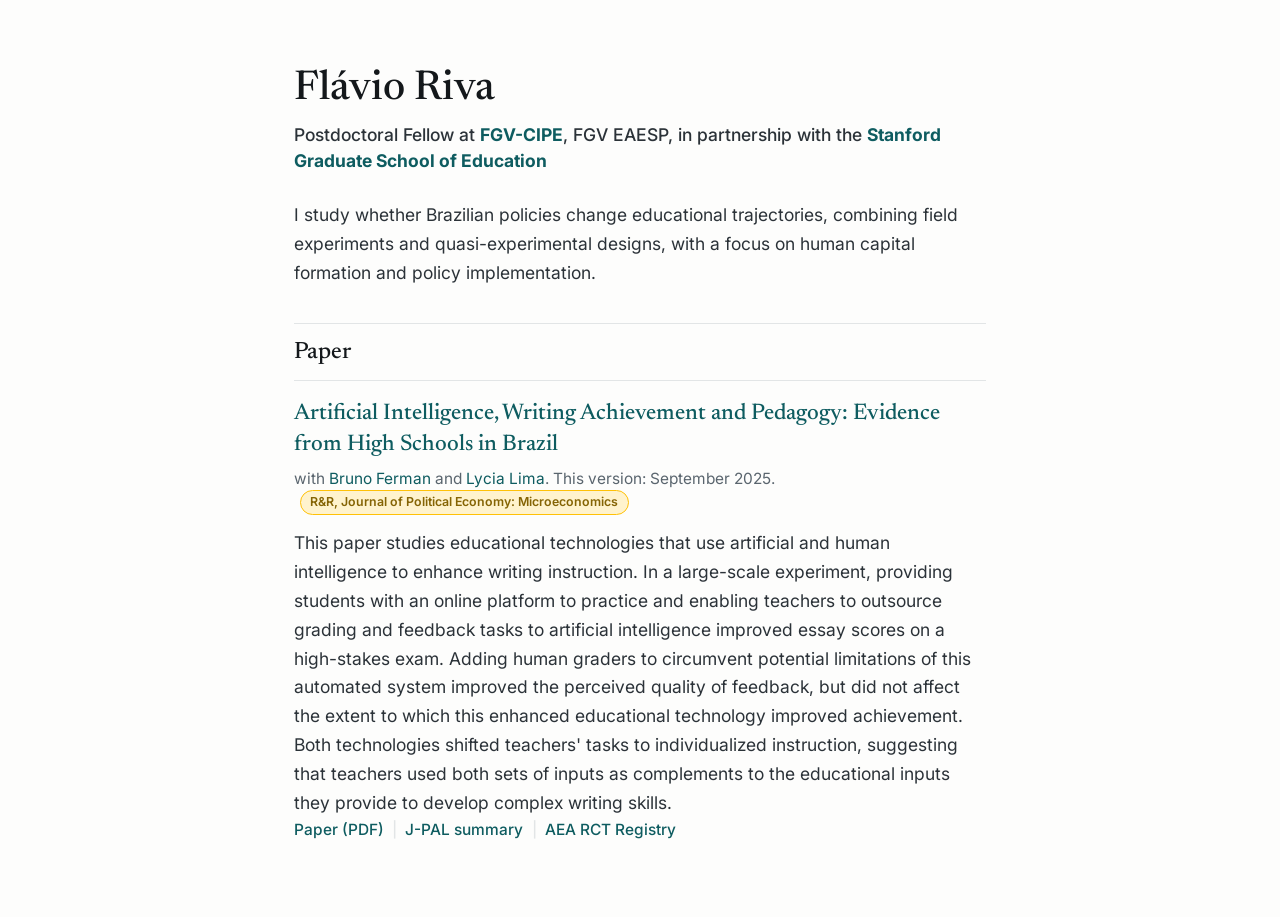
<file: gse/index.html>
<!DOCTYPE html>
<html lang="en" data-lang="en" data-read="day">
<head>
<meta charset="utf-8">
<meta name="viewport" content="width=device-width, initial-scale=1">
<title>Flávio Riva | Stanford GSE and FGV-CIPE</title>
<meta name="description" content="Flávio Riva, postdoctoral fellow at FGV-CIPE in partnership with the Stanford Graduate School of Education. Artificial Intelligence, Writing Achievement and Pedagogy.">
<link rel="icon" href="../favicon.svg" type="image/svg+xml">
<link rel="preconnect" href="https://fonts.googleapis.com">
<link rel="preconnect" href="https://fonts.gstatic.com" crossorigin>
<link rel="stylesheet" href="https://fonts.googleapis.com/css2?family=Inter:wght@400;500;600&family=Newsreader:opsz,wght@6..72,400;6..72,500&display=swap">
<link rel="stylesheet" href="../style.css">
<style>
  /* One-page card: the Stanford GSE fellowship and one paper. */
  .gse { max-width: 720px; margin: 0 auto; padding: 64px 24px 72px; }
  .gse h1 { font: 500 40px/1.15 var(--day-serif, Georgia, serif); color: var(--ink); margin: 0 0 8px; }
  .gse .role { font: 500 17px/1.5 var(--sans); color: var(--text-old); margin: 0 0 26px; }
  .gse .role a, .gse .paper a { color: #0e5c60; text-decoration: none; }
  .gse .role a:hover, .gse .paper a:hover { text-decoration: underline; }
  .gse p { font: 400 17px/1.65 var(--sans); color: var(--text-old); }
  .gse h2 { font: 500 24px/1.25 var(--day-serif, Georgia, serif); color: var(--ink); letter-spacing: 0; text-transform: none; margin: 34px 0 12px; }
  .gse .paper { border-top: 1px solid var(--rule); padding-top: 18px; }
  .gse .title { font: 500 22px/1.35 var(--day-serif, Georgia, serif); margin: 0 0 6px; }
  .gse .meta { font: 400 15px/1.5 var(--sans); color: var(--muted); margin: 0 0 14px; }
  .gse .badge { display: inline-block; font: 600 12px/1 var(--sans); padding: 5px 9px; border-radius: 999px;
    background: #fff3cd; color: #856404; border: 1px solid #ffc107; margin-left: 6px; vertical-align: 1px; }
  .gse .links { font: 500 15px/1.6 var(--sans); }
  .gse .links .sep { color: var(--rule); margin: 0 8px; }
</style>
</head>
<body>
<main class="gse">
  <h1>Flávio Riva</h1>
  <p class="role">Postdoctoral Fellow at <a href="https://eaesp.fgv.br/centros/centro-estudos-implementacao-politicas-educacionais" target="_blank" rel="noopener">FGV-CIPE</a>, FGV EAESP, in partnership with the <a href="https://ed.stanford.edu" target="_blank" rel="noopener">Stanford Graduate School of Education</a></p>

  <p>I study whether Brazilian policies change educational trajectories, combining field experiments and quasi-experimental designs, with a focus on human capital formation and policy implementation.</p>

  <h2>Paper</h2>
  <div class="paper">
    <p class="title"><a href="../papers/ferman_lima_riva_2025_ai_writing_pedagogy.pdf" target="_blank" rel="noopener">Artificial Intelligence, Writing Achievement and Pedagogy: Evidence from High Schools in Brazil</a></p>
    <p class="meta">with <a href="https://sites.google.com/site/brunoferman/home" target="_blank" rel="noopener">Bruno Ferman</a> and <a href="https://scholar.google.com/citations?user=igTAkdwAAAAJ&amp;hl=pt-BR" target="_blank" rel="noopener">Lycia Lima</a>. This version: September 2025. <span class="badge">R&amp;R, Journal of Political Economy: Microeconomics</span></p>
    <p>This paper studies educational technologies that use artificial and human intelligence to enhance writing instruction. In a large-scale experiment, providing students with an online platform to practice and enabling teachers to outsource grading and feedback tasks to artificial intelligence improved essay scores on a high-stakes exam. Adding human graders to circumvent potential limitations of this automated system improved the perceived quality of feedback, but did not affect the extent to which this enhanced educational technology improved achievement. Both technologies shifted teachers' tasks to individualized instruction, suggesting that teachers used both sets of inputs as complements to the educational inputs they provide to develop complex writing skills.</p>
    <p class="links"><a href="../papers/ferman_lima_riva_2025_ai_writing_pedagogy.pdf" target="_blank" rel="noopener">Paper (PDF)</a><span class="sep">|</span><a href="https://www.povertyactionlab.org/evaluation/impact-artificial-intelligence-learning-brazil" target="_blank" rel="noopener">J-PAL summary</a><span class="sep">|</span><a href="https://www.socialscienceregistry.org/trials/3729" target="_blank" rel="noopener">AEA RCT Registry</a></p>
  </div>
</main>
</body>
</html>
</file>
<file: style.css>
/* Layout: sticky identity sidebar beside one reading column (sebotero.github.io); Noto Sans
   throughout (gautam-rao.com). Entries follow the Google Site: bold blue title, coauthors,
   status line, "Other materials" links in red and "Media coverage" links in green, separated
   by bars; numbering as on psantanna.com ([WP6] ... [WP1], [2] ... [1]). Tags are coloured by area. No italics anywhere. */
:root {
  --bg: #f4f7fa; --side: #e6ecf3; --ink: #1b2230; --ink-2: #384152; --muted: #5d6879; --rule: #d9e0e9;
  --text-old: #3e4757; --title: #1155cc; --coauth: #0b5394; --mat: #cc0000; --media: #38761d; --navy: #1e325c;
  /* Areas */
  --lab: #b52e2f; --hea: #006ea0; --edu: #467a37; --ec: #c3611d; --vio: #a73946; --age: #1e325c;
  /* Program colours, from each program's logo: Primeira Infância Melhor, Programa Saúde na Escola, Saúde da Família */
  --pim: #eb1587; --pse: #14688a; --fhp: #104878; --emti: #006e46; /* Piauí paper: link green of the paper and its figures */
  --rr-bg: #fde6da; --rr-fg: #a63a12; --rr-bd: #ee9a72; --dr-bg: #e3e8fa; --dr-fg: #2c3f9e; --dr-bd: #b4c0f0;
  --so-bg: #eef0f3; --so-fg: #4a5360; --so-bd: #d5d9df; --fi-bg: #e4eedf; --fi-fg: #2f5524; --fi-bd: #b5cfaa;
  --serif: Georgia, serif;
  --sans: "Noto Sans", "Helvetica Neue", Helvetica, Arial, sans-serif;
  color-scheme: light;
}
@media (prefers-color-scheme: dark) {
  :root { --bg: #121417; --side: #1a1d21; --ink: #e8e9eb; --ink-2: #c6cad0; --muted: #98a0aa; --rule: #2c3036;
          --text-old: #c6cad0; --title: #8ab4f8; --coauth: #9cc3ef; --mat: #ff8a80; --media: #81c995; --navy: #aebde3;
          --lab: #f08a8b; --hea: #5fb7e0; --edu: #8cc47a; --ec: #f0a060; --vio: #e38a95; --age: #aebde3; --pim: #f472b6; --emti: #a0cd96; --pse: #7ab8d4; --fhp: #8ab8de;
          --rr-bg: #3d1d10; --rr-fg: #f5ac86; --rr-bd: #8f3f1d; --dr-bg: #1c2550; --dr-fg: #b4c0f0; --dr-bd: #3a4fa8;
          --so-bg: #23272d; --so-fg: #b4bcc6; --so-bd: #3a4049; --fi-bg: #1d2e18; --fi-fg: #a8d197; --fi-bd: #3f6633; color-scheme: dark; }
}
* { box-sizing: border-box; }
html { -webkit-text-size-adjust: 100%; scroll-behavior: smooth; }
/* Whole page scaled on desktop (text, sidebar, photo and column together): 1.1 x 15/16, i.e. 10% larger and then one point smaller; phones keep their own layout. */
@media (min-width: 861px) { body { zoom: 1.03; } }
body { margin: 0; background: var(--bg); color: var(--ink); font: 15px/1.6 var(--sans); font-style: normal; }
/* Type after cristobalotero.com: Roboto bold for the name (after flavia-leite.github.io), Lato bold for paper titles, Noto Sans for everything else. */
h2, .tags, .badge, .tg, .lang-toggle, .num, .legend, .updated, .art-credit { font-family: var(--sans); }
i, em, cite { font-style: normal; }
a { color: var(--title); text-decoration: none; }
/* Links to papers on a named program: the program's colour and a small logo before the title */
a.pim, .bio a.pim, .ptitle a.pim { color: var(--pim); }
a.pse, .bio a.pse, .ptitle a.pse { color: var(--pse); }
a.fhp, .bio a.fhp, .ptitle a.fhp { color: var(--fhp); }
a.emti, .bio a.emti, .ptitle a.emti { color: var(--emti); }
.pim-logo, .prog-logo { height: 1.1em; width: auto; vertical-align: -0.2em; margin-left: 0.15em; }
a:hover { text-decoration: underline; text-underline-offset: 3px; }
a:focus-visible, button:focus-visible { outline: 2px solid var(--title); outline-offset: 2px; border-radius: 2px; }
p { margin: 0; }
b, strong { font-weight: 700; }

.wrap { display: grid; grid-template-columns: 280px minmax(0, 1fr); min-height: 100vh; }
.side { background: var(--side); border-right: 1px solid var(--rule); }
.side-inner { position: sticky; top: 0; padding: 44px 28px 32px; z-index: 1; display: grid; gap: 14px; }
/* Name set like flavia-leite.github.io: Roboto bold. */
.name { font: 700 27px/1.15 "Roboto", var(--sans); margin: 0; color: var(--ink); }
.name .nw { white-space: nowrap; }
.role { font-size: 14px; line-height: 1.45; color: var(--ink-2); }
.role a { font-weight: 700; color: var(--coauth); }
.role.muted { color: var(--muted); }
/* The hand-drawn stairs (ink lines only, no paper edge) at the top right of the reading column,
   where a portrait would usually sit; the edges fade into the page. */
/* Portrait in a round bubble with a soft lift (after flavia-leite.github.io), top right of the text. */
.portrait { width: 150px; height: 150px; object-fit: cover; object-position: 50% 22%; border-radius: 50%;
  margin: 0 0 6px; box-shadow: 0 2px 5px rgba(0,0,0,.16), 0 2px 10px rgba(0,0,0,.12); }
/* The original ink-and-wash drawing closes the page. */
.art { margin: 64px 0 0; max-width: 480px; }
/* The portrait now closes the page, after the drawing. */
.portrait-end { margin: 28px 0 0; }
.portrait-end .portrait { margin: 0; }
.art img { width: 100%; height: auto; display: block; border-radius: 2px; }
.art figcaption { margin-top: 6px; font: 12px/1.4 var(--sans); color: var(--muted); }
.art figcaption a { color: var(--muted); text-decoration: underline; text-decoration-color: var(--rule); }
.sections { display: grid; gap: 4px; margin-top: 10px; font-size: 14.5px; }
.sections a { color: var(--ink-2); font-weight: 500; }
.sections a:hover { color: var(--title); }
.lang-toggle { margin-top: 12px; font: 600 13px/1.35 var(--sans); color: var(--navy); background: transparent;
  border: 1px solid var(--navy); border-radius: 6px; padding: 7px 10px; cursor: pointer; text-align: left; }
.lang-toggle:hover { background: var(--navy); color: var(--bg); }
.updated { margin-top: 18px; font-size: 12.5px; color: var(--muted); }

.content { padding: 52px 56px 64px; max-width: 1140px; /* wide enough for every working-paper and publication title on one line */ }
.contact { display: flex; flex-wrap: wrap; gap: 6px 10px; font-size: 14px; color: var(--muted); }
.contact a { font-weight: 500; }
/* Main text as on the old sites (Google Site, flavioriva-policy.github.io/site): Noto Sans, regular
   weight, soft grey, links in regular-weight blue, no bold. */
.bio { margin-top: 22px; display: grid; gap: 12px; font: 400 15.5px/1.6 var(--sans); color: var(--text-old); }
.bio a { font-weight: 600; color: var(--title); }
/* Main projects as a short bulleted list closing the bio. */
.current ul { margin: 6px 0 0; padding-left: 20px; display: grid; gap: 4px; }
.current li::marker { color: var(--muted); }
/* All links in the list in the bio blue (program colours are kept in the Research section); slides on a line below each title. */
.bio .current a, .bio .current a.pim, .bio .current a.pse, .bio .current a.fhp, .bio .current a.emti { color: var(--title); }
.current .cur-mat { display: block; font-size: 13.5px; line-height: 1.5; }
.bio .current .cur-mat a { font-weight: 500; }

/* Area legend */
.legend { margin-top: 18px; display: flex; flex-wrap: wrap; align-items: center; gap: 6px 14px; font-size: 13px; color: var(--muted); }
.legend .k { display: inline-flex; align-items: center; gap: 6px; color: var(--ink-2); font: 500 13px/1.6 var(--sans);
  background: none; border: 1px solid transparent; border-radius: 999px; padding: 0 8px 0 6px; cursor: pointer; }
.legend .k::before { content: ""; width: 10px; height: 10px; border-radius: 50%; background: var(--c); }
.legend .k:hover { border-color: color-mix(in srgb, var(--c) 45%, transparent); }
.legend .k.on { color: #fff; background: var(--c); }
.legend .k.on::before { background: #fff; }
/* Filter: tags are clickable; the active one is filled in its area colour. */
.tags > span { cursor: pointer; transition: background-color .12s, color .12s; }
.tags > span:hover { background: color-mix(in srgb, var(--c) 18%, transparent); }
.tags > span:focus-visible { outline: 2px solid var(--c); outline-offset: 1px; }
.tags > span.on { background: var(--c); color: #fff; border-color: var(--c); }
.filterbar { position: sticky; top: 0; z-index: 2; margin-top: 16px; padding: 8px 12px; background: var(--side); border: 1px solid var(--rule);
  border-radius: 6px; font: 14px/1.5 var(--sans); color: var(--ink-2); display: flex; flex-wrap: wrap; align-items: center; gap: 4px 8px; }
.filterbar[hidden] { display: none; }
.ftag { color: var(--c, var(--navy)); font-weight: 700; }
.fclear { margin-left: auto; font: 600 13px/1.4 var(--sans); color: var(--navy); background: none; border: 1px solid var(--rule); border-radius: 999px; padding: 2px 10px; cursor: pointer; }
.fclear:hover { border-color: var(--navy); }
section[hidden], ol.papers > li[hidden] { display: none; }

h2 { font: 700 13px/1.3 var(--sans); letter-spacing: 0.12em; text-transform: uppercase; color: var(--navy);
     margin: 52px 0 20px; padding-top: 14px; border-top: 1px solid var(--rule); }
.h2note { text-transform: none; letter-spacing: 0; font-weight: 400; margin-left: 6px; color: var(--muted); }
section { scroll-margin-top: 16px; }

/* Entries */
ol.papers { list-style: none; margin: 0; padding: 0; display: grid; gap: 30px; }
ol.papers > li { padding-left: 14px; border-left: 3px solid var(--c, var(--rule)); }
.a-lab { --c: var(--lab); } .a-hea { --c: var(--hea); } .a-edu { --c: var(--edu); } .a-ec { --c: var(--ec); } .a-vio { --c: var(--vio); }
.ptitle { font: 700 16px/1.4 Charter, "Charis SIL", Cambria, Georgia, serif; }
.ptitle a, .ptitle .nolink { color: var(--ptitle, var(--title)); }
.ptitle .nolink { color: var(--ink); }
.num { color: var(--muted); font-weight: 600; margin-right: 4px; font-variant-numeric: tabular-nums; }
.by, .status, .mat, .media { font-size: 13.5px; line-height: 1.55; color: var(--ink-2); margin-top: 2px; }
.by a { color: var(--coauth); font-weight: 500; }
.status .venue { font-weight: 600; color: var(--ink); }
.mat b, .media b { font-weight: 500; color: var(--ink-2); }
.mat a { color: var(--mat); font-weight: 700; }
.media a { color: var(--media); font-weight: 700; }
.sep { color: var(--muted); margin: 0 6px; }
.en-sub { font-size: 14px; color: var(--muted); margin-top: 2px; }

.badge { display: inline-block; font-size: 12px; font-weight: 700; line-height: 1.5; padding: 0 8px; border-radius: 12px; border: 1px solid; margin-left: 6px; vertical-align: 1px; white-space: nowrap; }
.badge-rr { background: var(--rr-bg); color: var(--rr-fg); border-color: var(--rr-bd); }
.badge-draft { background: var(--dr-bg); color: var(--dr-fg); border-color: var(--dr-bd); }
.badge-soon { background: var(--so-bg); color: var(--so-fg); border-color: var(--so-bd); }
.badge-final { background: var(--fi-bg); color: var(--fi-fg); border-color: var(--fi-bd); }

.tags { margin-top: 7px; display: flex; flex-wrap: wrap; gap: 6px; }
.tags > span { --c: var(--age); font-size: 12px; line-height: 1.5; font-weight: 600; color: var(--c); border: 1px solid color-mix(in srgb, var(--c) 40%, transparent);
  background: color-mix(in srgb, var(--c) 9%, transparent); border-radius: 999px; padding: 0 9px; }
.tags > span.t-age { background: transparent; font-weight: 500; }
.tags > .t-lab { --c: var(--lab); } .tags > .t-hea { --c: var(--hea); } .tags > .t-edu { --c: var(--edu); } .tags > .t-ec { --c: var(--ec); } .tags > .t-vio { --c: var(--vio); }

.toggles { margin-top: 6px; display: flex; flex-wrap: wrap; gap: 4px 14px; }
.tg { font: 600 13px/1.5 var(--sans); color: var(--muted); background: none; border: 0; padding: 0; cursor: pointer; }
.tg:hover, .tg[aria-expanded="true"] { color: var(--c, var(--title)); }
.panel { margin: 6px 0 4px; }
.blurb { font-size: 14px; line-height: 1.6; color: var(--ink); background: color-mix(in srgb, var(--c, var(--title)) 6%, transparent); border-radius: 4px; padding: 8px 12px; }
.abstract { font-size: 13.5px; line-height: 1.6; text-align: justify; color: var(--ink-2); }

ul.plain { list-style: none; margin: 0; padding: 0; display: grid; gap: 16px; }

.foot { margin-top: 64px; padding-top: 14px; border-top: 1px solid var(--rule); font-size: 13.5px; color: var(--muted); }
.foot a { color: var(--muted); font-weight: 600; }

/* Language */
html[data-lang="en"] .pt, html[data-lang="pt"] .en { display: none !important; }
html[data-lang="pt"] .en-sub { display: none; }
.sections-flow { display: flex; flex-direction: column; }
html[data-lang="pt"] #policy-reports { order: -1; }
html[data-lang="en"] .sections a.pt-first, html[data-lang="pt"] .sections a.en-last { display: none; }

@media (max-width: 860px) {
  .wrap { grid-template-columns: minmax(0, 1fr); }
  .side { border-right: 0; border-bottom: 1px solid var(--rule); }
  .side-inner { position: static; padding: 28px 16px 22px; grid-template-columns: minmax(0, 1fr) 110px; column-gap: 16px; }
  .side-inner > * { grid-column: 1; }
  .art { margin-top: 48px; }
  .side-inner > .portrait { grid-column: 2; grid-row: 1 / span 3; width: 96px; height: 96px; margin: 0; }
  .sections { display: flex; flex-wrap: wrap; gap: 4px 16px; grid-column: 1 / -1; }
  .lang-toggle { grid-column: 1 / -1; justify-self: start; }
  .updated { display: none; }
  .content { padding: 28px 16px 48px; }
}
@media (prefers-reduced-motion: reduce) { html { scroll-behavior: auto; } }

/* Tags, the Areas legend and the filter bar are hidden for now (delete this rule to bring them back). */
.tags, .legend, .filterbar { display: none !important; }
/* "In short" summaries hidden for now; the Abstract toggle stays. */
.tg[data-p="q"], .panel[data-p="q"] { display: none !important; }
/* Consulting paragraph (Portuguese only), at the very end after the drawing; set like the bio. */
.closing { margin-top: 36px; font: 400 15.5px/1.6 var(--sans); color: var(--text-old); }
.closing a { font-weight: 600; color: var(--title); }
/* Plataforma Impacto (Portuguese only), the last section of the page; set like the bio. */
.plataforma { margin-top: 40px; display: grid; gap: 10px; }
.plataforma p { font: 400 15.5px/1.6 var(--sans); color: var(--text-old); margin: 0; }
.plataforma a { font-weight: 600; color: var(--title); }
/* Two screenshots of Plataforma Impacto (landing page and one evaluation entry), side by side. */
.plataforma-figs { display: grid; grid-template-columns: 1fr 1fr; gap: 16px; margin-top: 8px; }
.plataforma-figs figure { margin: 0; }
.plataforma-figs img { width: 100%; height: auto; display: block; border: 1px solid var(--rule); border-radius: 4px; }
.plataforma-figs figcaption { margin-top: 6px; font: 12.5px/1.45 var(--sans); color: var(--muted); }
@media (max-width: 860px) { .plataforma-figs { grid-template-columns: 1fr; } }
/* Letrus wordmark before the Letrus paper (same idea as the PIM footprints); inverted in dark mode. */
.letrus-logo { height: 1.35em; width: auto; vertical-align: -0.38em; margin-left: 0.15em; }
@media (prefers-color-scheme: dark) { :root:not([data-theme="light"]) .letrus-logo { filter: invert(1); } }
:root[data-theme="dark"] .letrus-logo { filter: invert(1); }

/* ---- Top-bar layout (after michelszklo.com): navy bar with name and section links, then a wide banner. ---- */
:root { --bar: #2c3e50; --bar-ink: #eef2f6; }
.wrap { display: block; min-height: 0; }
.side { position: sticky; top: 0; z-index: 30; background: var(--bar); border: 0; box-shadow: 0 1px 5px rgba(0, 0, 0, .18); }
.side-inner { position: static; display: flex; flex-wrap: wrap; align-items: center; gap: 6px 22px;
  /* name starts where paper titles start: content gutter 56px + 3px rule + 14px indent */
  padding: 12px calc(max(0px, (100% - 1140px) / 2) + 56px) 12px calc(max(0px, (100% - 1140px) / 2) + 73px); }
.side .name { color: #fff; font-size: 22px; margin-right: auto; }
.side .role, .side .updated { display: none; }
.side .sections { display: flex; flex-wrap: wrap; gap: 4px 18px; margin: 0; font-size: 13.5px; }
.side .sections a { color: var(--bar-ink); font-weight: 500; }
.side .sections a:hover { color: #fff; text-decoration: underline; }
.side .lang-toggle { margin: 0 0 0 auto; color: #fff; border-color: rgba(255, 255, 255, .6); padding: 5px 9px; }
.side .lang-toggle:hover { background: #fff; color: var(--bar); }
.banner { margin: 0; height: 290px; overflow: hidden; background: var(--side); }
.banner img { width: 100%; height: 100%; object-fit: cover; object-position: 50% 45%; display: block; }
.content { margin: 0 auto; }
.art { display: none; }   /* the drawing is now the banner */
@media (max-width: 860px) {
  .side-inner { display: flex; padding: 10px 16px 10px 33px; gap: 6px 14px; }
  .side .name { font-size: 20px; width: 100%; }
  .side .sections { gap: 2px 14px; font-size: 13.5px; }
  .banner { height: 175px; }
  .side { position: static; }   /* on phones the bar scrolls away with the page */
}
/* LAPP illustration (Portuguese page only), after the paragraph on earlier work. */
.lapp-fig { margin: 4px 0 6px; display: grid; gap: 8px; max-width: 560px; }
.lapp-fig .lapp-logo { width: 150px; height: auto; }
.lapp-fig .lapp-slide { width: 100%; height: auto; border-radius: 4px; border: 1px solid var(--rule); }
.lapp-fig figcaption { font: 12.5px/1.45 var(--sans); color: var(--muted); }

/* ---- Daylight reading (button in the top bar), after aleisantos.com by day:
   near-white page, dark ink, one deep teal for links, Newsreader for headings and titles, Inter for text.
   Overrides the dark scheme too, so the page reads the same at any hour. ---- */
:root[data-read="day"] {
  --bg: #fdfdfc; --side: #f4f5f4; --ink: #14181b; --ink-2: #2b3238; --muted: #5a656e; --rule: #e2e5e6;
  --text-old: #2b3238; --title: #0e5c60; --coauth: #0e5c60; --navy: #0e5c60; --mat: #0e5c60; --media: #0e5c60;
  --bar: #fdfdfc; --bar-ink: #5a656e;
  --pim: #eb1587; --pse: #14688a; --fhp: #104878; --emti: #006e46; --ptitle: #14181b; /* paper-title links: ink black */
  --sans: "Inter", -apple-system, "Segoe UI", Roboto, Arial, sans-serif;
  --day-serif: "Newsreader", Georgia, "Times New Roman", serif;
  color-scheme: light;
}
:root[data-read="day"] body { font-size: 15.5px; line-height: 1.65; }
:root[data-read="day"] .bio { font-size: 15.5px; line-height: 1.65; }
:root[data-read="day"] .bio a { font-weight: 500; }
:root[data-read="day"] .ptitle a { font-weight: 700; }
:root[data-read="day"] .ptitle { font: 700 16px/1.4 Charter, "Charis SIL", Cambria, Georgia, serif; }
:root[data-read="day"] h2 { font: 500 23px/1.25 var(--day-serif); letter-spacing: 0; text-transform: none; color: var(--ink); }
:root[data-read="day"] .side { background: color-mix(in srgb, #fdfdfc 92%, transparent); backdrop-filter: blur(6px);
  box-shadow: none; border-bottom: 1px solid #e2e5e6; }
:root[data-read="day"] .side .name { color: #14181b; font: 500 22px/1.15 var(--day-serif); }
:root[data-read="day"] .side .sections a { color: #5a656e; }
:root[data-read="day"] .side .sections a:hover { color: #0e5c60; text-decoration: none; }
:root[data-read="day"] .side .lang-toggle { color: #0e5c60; border-color: #cdd2d4; }
:root[data-read="day"] .side .lang-toggle:hover { background: #e4f0f0; color: #0a4548; }
:root[data-read="day"] .letrus-logo { filter: none !important; }
/* The button itself: same shape as the language button. */
.side .read-toggle { margin: 0; }
.side .read-toggle[aria-pressed="true"] { background: #e4f0f0; color: #0a4548; border-color: #0e5c60; }
/* Sun icon only, as on aleisantos.com; the label stays for screen readers and the tooltip. */
.side .read-toggle { display: inline-flex; align-items: center; gap: 6px; }
.side .read-toggle svg { flex: none; }
.side .read-toggle span { position: absolute; width: 1px; height: 1px; overflow: hidden; clip: rect(0 0 0 0); }
.side .read-toggle { padding: 5px 7px; }
/* The sun sits at the bar's right edge, outside the content column, so the row of links keeps its width. */
.side .read-toggle { position: absolute; right: 16px; top: 50%; transform: translateY(-50%); margin: 0; }
@media (max-width: 860px) { .side { position: relative; } .side .read-toggle { top: 12px; transform: none; } }

/* Claudia de Públicas: the seven components as a row of numbered circles, in the slides' orange. */
.claudia { --cl: #ed5635; }
.claudia-etapas { list-style: none; display: flex; flex-wrap: wrap; gap: 10px 18px; padding: 0; margin: 6px 0 14px; }
.claudia-etapas li { display: flex; align-items: center; gap: 7px; font: 500 13.5px/1.3 var(--sans); color: var(--ink-2); }
.claudia-etapas b { display: inline-grid; place-items: center; width: 30px; height: 30px; border-radius: 50%;
  background: var(--cl); color: #fff; font: 700 11.5px/1 var(--sans); flex: none; }

.claudia-fig { margin: 4px 0 8px; }
.claudia-fig img { width: 100%; max-width: 760px; height: auto; display: block; }

/* "Before Imds" / "Antes do Imds": the earlier career folds behind a small button. */
details.before { margin: 0; }
details.before > summary { display: inline-flex; align-items: center; gap: 6px; cursor: pointer; list-style: none;
  font: 600 13px/1.3 var(--sans); color: var(--title); border: 1px solid var(--rule); border-radius: 999px; padding: 5px 12px; }
details.before > summary::-webkit-details-marker { display: none; }
details.before > summary::before { content: "+"; font-weight: 700; }
details.before[open] > summary::before { content: "\2212"; }
details.before > summary:hover { border-color: var(--title); }
details.before > p, details.before > figure { margin-top: 10px; }
/* Link colours that follow the program drawings: PSF in the logo's dark blue (--fhp above), Letrus in the wordmark's grey. */
:root { --letrus: #4a4a4a; }
@media (prefers-color-scheme: dark) { :root:not([data-theme="light"]):not([data-read="day"]) { --letrus: #c4c4c4; } }
a.letrus, .bio a.letrus, .ptitle a.letrus { color: var(--letrus); }
.bio .current a.letrus { color: var(--title); }

/* Photo at the top left of the bio, next to the greeting; the crop centres the face in the circle. */
.portrait { object-position: 51% 4%; }
.portrait-top { float: left; margin: 4px 22px 8px 0; }
.portrait-top .portrait { width: 132px; height: 132px; margin: 0; display: block; }
.bio { display: flow-root; }
.bio > p, .bio > details, .bio > div, .bio > figure.lapp-fig { margin: 0 0 12px; }
.bio > :last-child { margin-bottom: 0; }
@media (max-width: 860px) { .portrait-top .portrait { width: 96px; height: 96px; } .portrait-top { margin-right: 14px; } }
/* cur-pdf-mark: "Currently" titles read as links: bold, and a small "PDF" tag with an open-in-new-tab arrow. */
.bio .current li > a:first-child { font-weight: 600; text-decoration: underline; text-decoration-thickness: 1px; text-underline-offset: 3px; text-decoration-color: color-mix(in srgb, currentColor 35%, transparent); }
.bio .current li > a:first-child:hover { text-decoration-color: currentColor; }
.bio .current li > a:first-child[href$=".pdf"]::after { content: "PDF \2197"; display: inline-block; margin-left: 6px; padding: 1px 5px; font: 700 10.5px/1.4 var(--sans); letter-spacing: .03em; color: var(--title); border: 1px solid color-mix(in srgb, var(--title) 45%, transparent); border-radius: 4px; vertical-align: 2px; text-decoration: none; }
/* All paper titles in one colour (ink black), including the programme-coloured ones */
.ptitle a.pim, .ptitle a.pse, .ptitle a.fhp, .ptitle a.emti, .ptitle a.letrus { color: var(--ptitle, var(--title)); }

/* ---- Compact entries (entries.js): one details line, then one row of small buttons ---- */
.meta { font-size: 13.5px; line-height: 1.55; color: var(--ink-2); margin-top: 2px; }
.meta .by a { color: var(--coauth); font-weight: 500; }
.dot { color: var(--muted); margin: 0 7px; }
.toggles { margin-top: 7px; gap: 6px; align-items: center; }
.toggles .tg, .toggles a.chip { font: 600 12px/1.5 var(--sans); color: var(--ink-2); background: none; border: 1px solid var(--rule);
  border-radius: 999px; padding: 1px 10px; text-decoration: none; white-space: nowrap; cursor: pointer; }
.toggles .tg:hover, .toggles a.chip:hover { color: var(--title); border-color: var(--title); text-decoration: none; }
.toggles .tg[aria-expanded="true"] { color: var(--title); border-color: var(--title); background: color-mix(in srgb, var(--title) 8%, transparent); }
.panel.press { font-size: 13.5px; }
.panel.press a { color: var(--media); font-weight: 600; }
.panel.cite { position: relative; }
.bib { margin: 0; font: 12px/1.5 ui-monospace, Consolas, "Courier New", monospace; color: var(--ink); background: var(--side);
  border: 1px solid var(--rule); border-radius: 6px; padding: 10px 12px; overflow-x: auto; white-space: pre; }
.cite .copy { position: absolute; top: 6px; right: 6px; font: 600 12px/1.4 var(--sans); color: var(--title); background: var(--bg);
  border: 1px solid var(--rule); border-radius: 999px; padding: 1px 9px; cursor: pointer; }

/* Night version: paper titles in a very light gray */
@media (prefers-color-scheme: dark) { :root:not([data-read="day"]) { --ptitle: #d9dce1; } }

/* Programme logos after paper titles, faded so the titles lead */
.ptitle .prog-logo, .ptitle .pim-logo { filter: grayscale(1); opacity: .4; }
/* Day version: light R&R badge even when the computer is in dark mode */
:root[data-read="day"] { --rr-bg: #fde6da; --rr-fg: #a63a12; --rr-bd: #ee9a72; }
</file>
